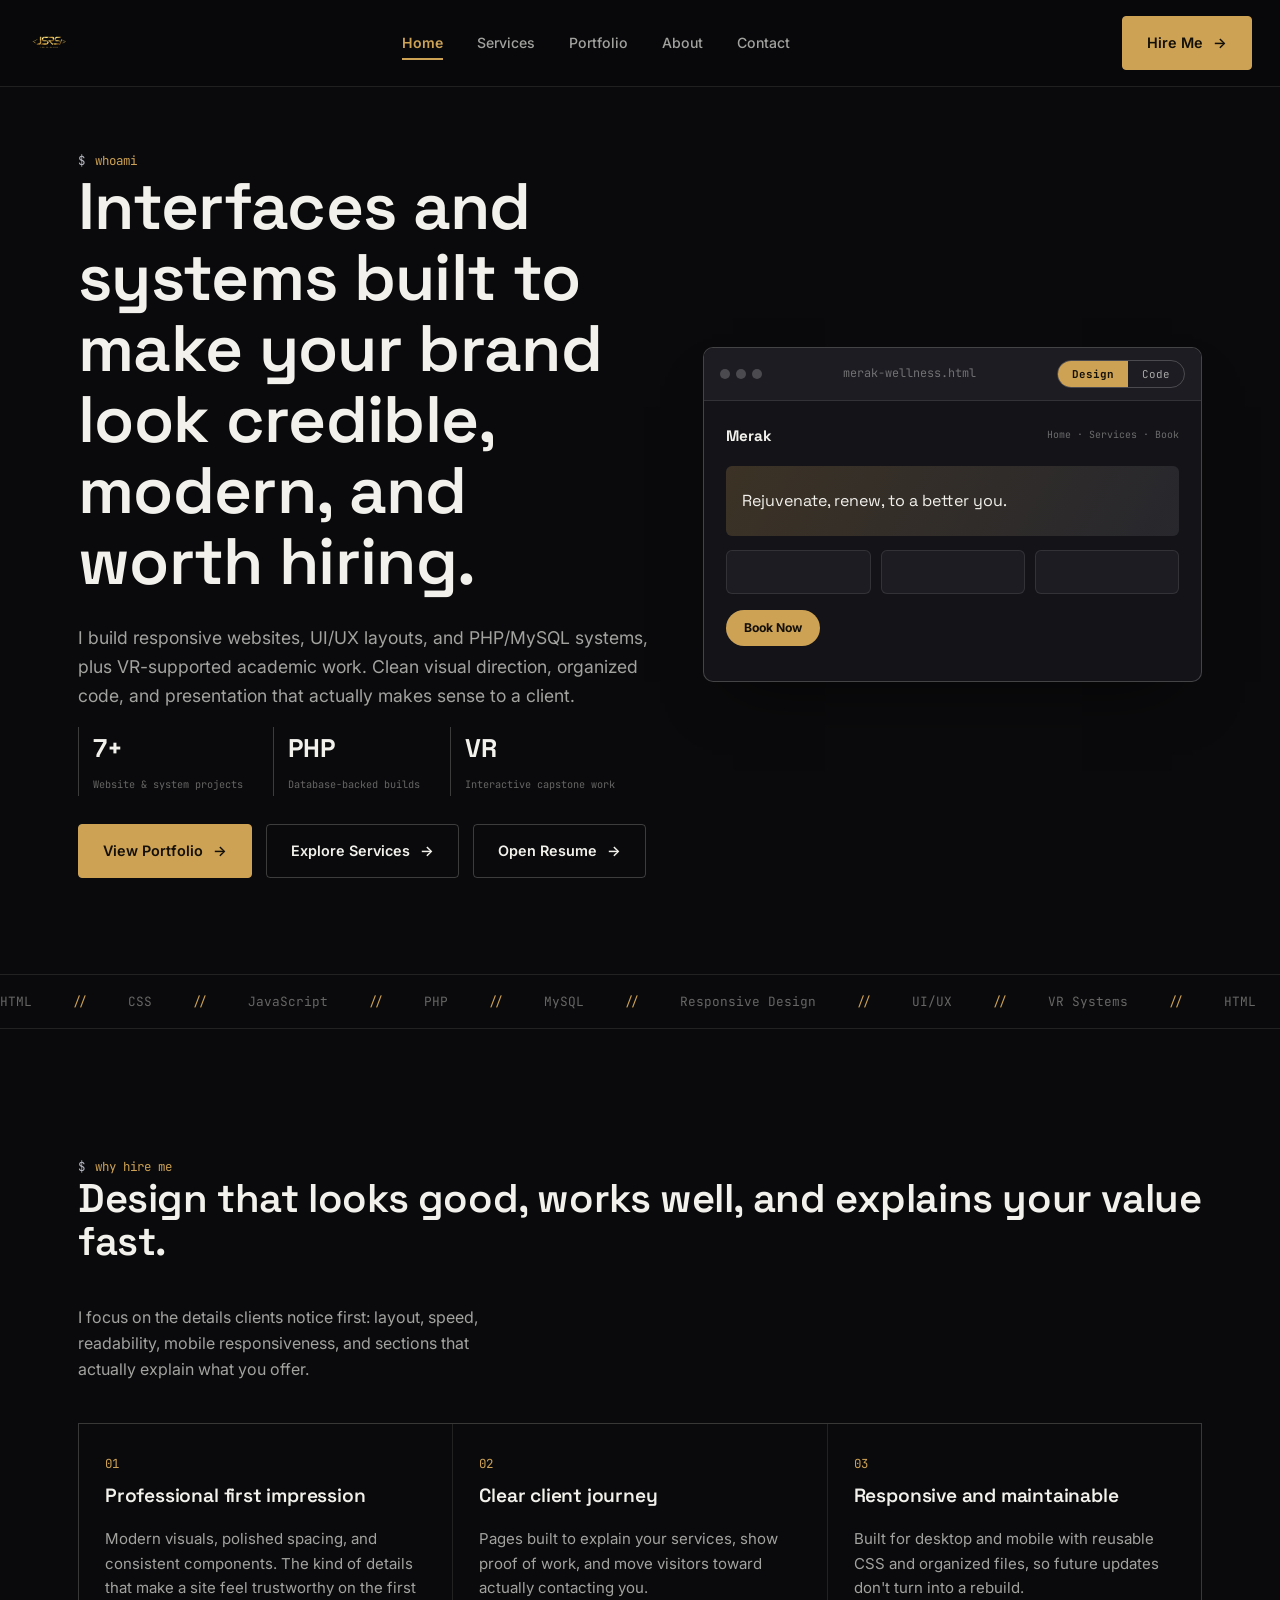
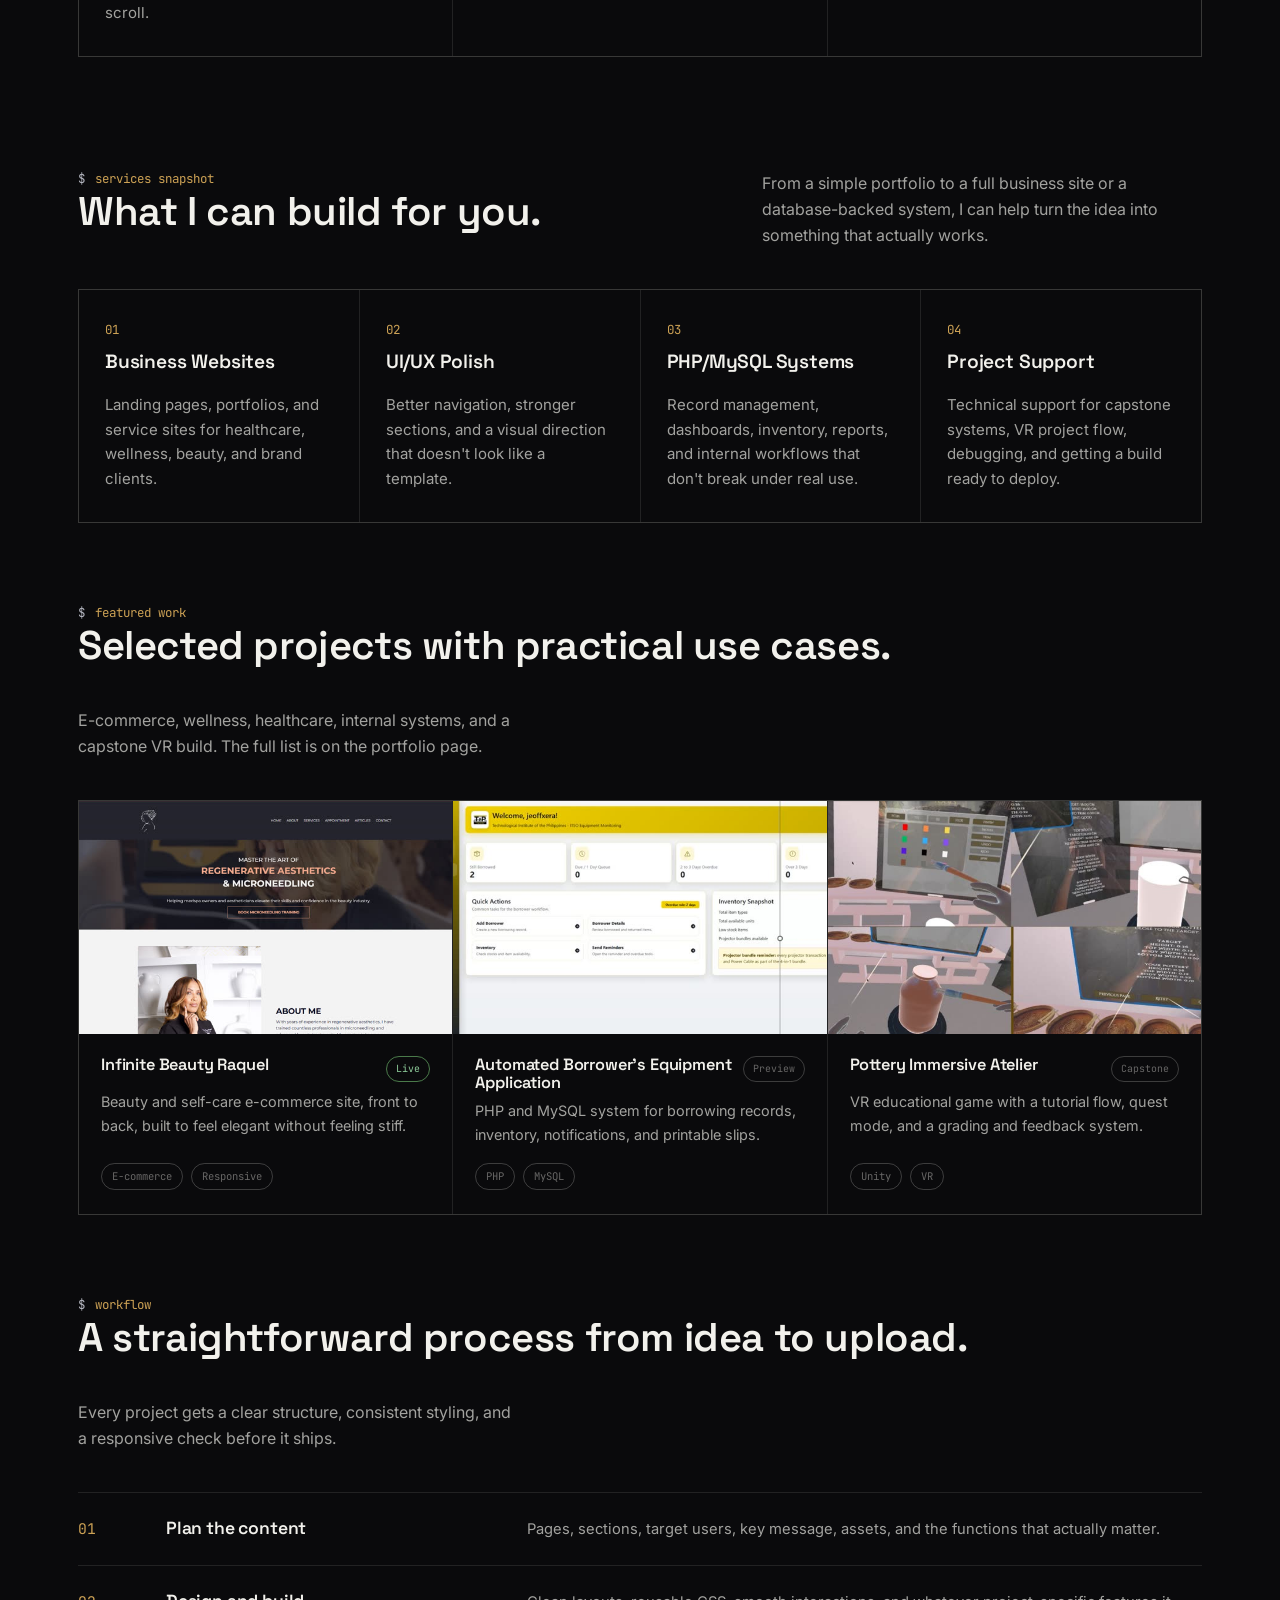
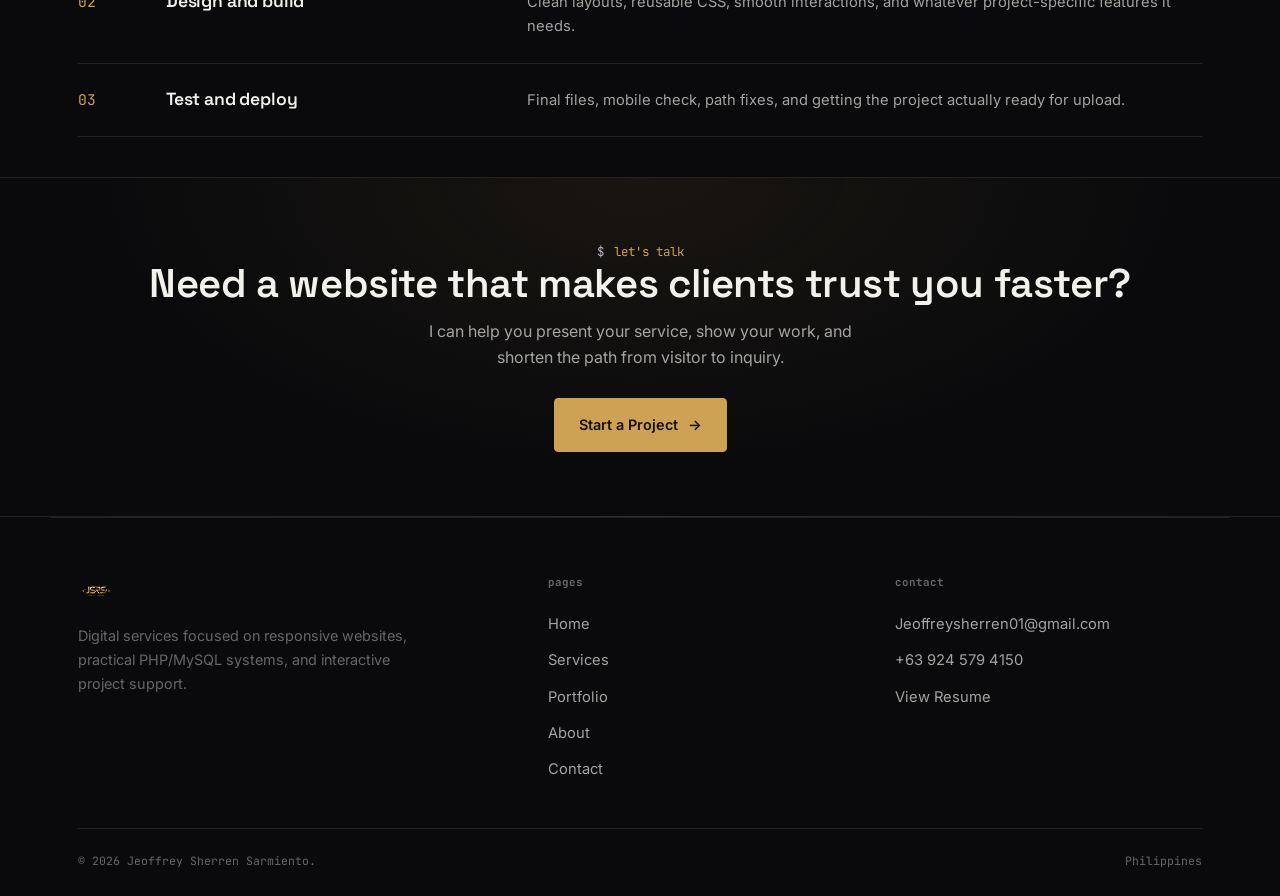
<file: index.html>
<!DOCTYPE html>
<html lang="en">
<head>
<meta charset="UTF-8">
<meta name="viewport" content="width=device-width, initial-scale=1.0">
<title>Jeoffrey Sherren Sarmiento | Web Developer</title>
<meta name="description" content="Web developer building responsive websites, UI/UX, PHP and MySQL systems, and VR-supported academic projects. Based in the Philippines.">
<link rel="icon" href="./assets/jsrs-logo.png" type="image/png">
<link rel="preconnect" href="https://fonts.googleapis.com">
<link href="https://fonts.googleapis.com/css2?family=Space+Grotesk:wght@500;600;700&family=Inter:wght@400;500;600;700&family=JetBrains+Mono:wght@400;500;600&display=swap" rel="stylesheet">
<link rel="stylesheet" href="./style.css?v=2">
</head>
<body>

<header class="nav-bar">
  <a class="brand" href="./index.html">
    <img class="brand-logo" src="./assets/jsrs-logo.png" alt="JSRS, Web Developer">
  </a>
  <button class="menu-toggle" aria-label="Open menu" aria-expanded="false">☰</button>
  <nav class="nav-links" aria-label="Main navigation">
    <a href="./index.html" aria-current="page">Home</a>
    <a href="./services.html">Services</a>
    <a href="./portfolio.html">Portfolio</a>
    <a href="./about.html">About</a>
    <a href="./contact.html">Contact</a>
  </nav>
  <div class="nav-actions">
    <a class="btn btn-primary" href="./contact.html">Hire Me</a>
  </div>
</header>

<main>

<section class="hero wrap">
  <div class="hero-grid">
    <div>
      <span class="eyebrow">whoami</span>
      <h1>Interfaces and systems built to make your brand look credible, modern, and worth hiring.</h1>
      <p class="lead">I build responsive websites, UI/UX layouts, and PHP/MySQL systems, plus VR-supported academic work. Clean visual direction, organized code, and presentation that actually makes sense to a client.</p>
      <div class="hero-stats">
        <div><b>7+</b><span>Website &amp; system projects</span></div>
        <div><b>PHP</b><span>Database-backed builds</span></div>
        <div><b>VR</b><span>Interactive capstone work</span></div>
      </div>
      <div class="hero-actions">
        <a class="btn btn-primary" href="./portfolio.html">View Portfolio</a>
        <a class="btn btn-ghost" href="./services.html">Explore Services</a>
        <a class="btn btn-ghost" href="./assets/JSarmiento_RESUME.pdf" target="_blank" rel="noopener">Open Resume</a>
      </div>
    </div>

    <div class="code-card reveal">
      <div class="code-card-head">
        <div class="code-dots"><span></span><span></span><span></span></div>
        <span class="fname">merak-wellness.html</span>
        <div class="view-toggle">
          <button data-view-btn="design" class="active">Design</button>
          <button data-view-btn="code">Code</button>
        </div>
      </div>
      <div class="code-card-body">
        <div class="view-pane mock-preview active" data-view-pane="design">
          <div class="mock-nav"><b>Merak</b><span>Home · Services · Book</span></div>
          <div class="mock-hero"><span>Rejuvenate, renew, to a better you.</span></div>
          <div class="mock-row">
            <div class="box"></div>
            <div class="box"></div>
            <div class="box"></div>
          </div>
          <span class="mock-btn">Book Now</span>
        </div>
        <div class="view-pane code-pane" data-view-pane="code">
<pre><span class="tag">&lt;section</span> <span class="attr">class</span>=<span class="str">"hero"</span><span class="tag">&gt;</span>
  <span class="tag">&lt;h1&gt;</span>Rejuvenate, renew,
  to a better you.<span class="tag">&lt;/h1&gt;</span>
  <span class="tag">&lt;div</span> <span class="attr">class</span>=<span class="str">"grid"</span><span class="tag">&gt;</span>
    <span class="tag">&lt;div</span> <span class="attr">class</span>=<span class="str">"card"</span><span class="tag">&gt;&lt;/div&gt;</span>
    <span class="tag">&lt;div</span> <span class="attr">class</span>=<span class="str">"card"</span><span class="tag">&gt;&lt;/div&gt;</span>
  <span class="tag">&lt;/div&gt;</span>
  <span class="tag">&lt;button&gt;</span>Book Now<span class="tag">&lt;/button&gt;</span>
<span class="tag">&lt;/section&gt;</span></pre>
        </div>
      </div>
    </div>
  </div>
</section>

<div class="marquee" aria-hidden="true">
  <div class="marquee-track">
    <span>HTML</span><span>CSS</span><span>JavaScript</span><span>PHP</span><span>MySQL</span><span>Responsive Design</span><span>UI/UX</span><span>VR Systems</span>
    <span>HTML</span><span>CSS</span><span>JavaScript</span><span>PHP</span><span>MySQL</span><span>Responsive Design</span><span>UI/UX</span><span>VR Systems</span>
  </div>
</div>

<section class="section wrap">
  <div class="section-head">
    <div><span class="eyebrow">why hire me</span><h2>Design that looks good, works well, and explains your value fast.</h2></div>
    <p>I focus on the details clients notice first: layout, speed, readability, mobile responsiveness, and sections that actually explain what you offer.</p>
  </div>
  <div class="card-grid">
    <article class="card reveal">
      <span class="num">01</span>
      <h3>Professional first impression</h3>
      <p>Modern visuals, polished spacing, and consistent components. The kind of details that make a site feel trustworthy on the first scroll.</p>
    </article>
    <article class="card reveal">
      <span class="num">02</span>
      <h3>Clear client journey</h3>
      <p>Pages built to explain your services, show proof of work, and move visitors toward actually contacting you.</p>
    </article>
    <article class="card reveal">
      <span class="num">03</span>
      <h3>Responsive and maintainable</h3>
      <p>Built for desktop and mobile with reusable CSS and organized files, so future updates don't turn into a rebuild.</p>
    </article>
  </div>
</section>

<section class="section wrap section-tight">
  <div class="section-head">
    <div><span class="eyebrow">services snapshot</span><h2>What I can build for you.</h2></div>
    <p>From a simple portfolio to a full business site or a database-backed system, I can help turn the idea into something that actually works.</p>
  </div>
  <div class="card-grid cols-4">
    <a class="card reveal" href="./services.html">
      <span class="num">01</span>
      <h3>Business Websites</h3>
      <p>Landing pages, portfolios, and service sites for healthcare, wellness, beauty, and brand clients.</p>
    </a>
    <a class="card reveal" href="./services.html">
      <span class="num">02</span>
      <h3>UI/UX Polish</h3>
      <p>Better navigation, stronger sections, and a visual direction that doesn't look like a template.</p>
    </a>
    <a class="card reveal" href="./services.html">
      <span class="num">03</span>
      <h3>PHP/MySQL Systems</h3>
      <p>Record management, dashboards, inventory, reports, and internal workflows that don't break under real use.</p>
    </a>
    <a class="card reveal" href="./services.html">
      <span class="num">04</span>
      <h3>Project Support</h3>
      <p>Technical support for capstone systems, VR project flow, debugging, and getting a build ready to deploy.</p>
    </a>
  </div>
</section>

<section class="section wrap section-tight">
  <div class="section-head">
    <div><span class="eyebrow">featured work</span><h2>Selected projects with practical use cases.</h2></div>
    <p>E-commerce, wellness, healthcare, internal systems, and a capstone VR build. The full list is on the portfolio page.</p>
  </div>
  <div class="portfolio-grid">
    <a class="portfolio-card clickable reveal" href="https://infinitebeautyraquel.com/" target="_blank" rel="noopener">
      <div class="portfolio-img"><img src="./assets/ib.jpg" alt="Infinite Beauty Raquel website screenshot" loading="lazy"></div>
      <div class="portfolio-body">
        <div class="portfolio-top"><h3>Infinite Beauty Raquel</h3><span class="status live">Live</span></div>
        <p>Beauty and self-care e-commerce site, front to back, built to feel elegant without feeling stiff.</p>
        <div class="tag-row"><span class="tag">E-commerce</span><span class="tag">Responsive</span></div>
      </div>
    </a>
    <article class="portfolio-card reveal">
      <div class="portfolio-img"><img src="./assets/borrower-system.jpg" alt="Borrower system screenshot" loading="lazy"></div>
      <div class="portfolio-body">
        <div class="portfolio-top"><h3>Automated Borrower's Equipment Application</h3><span class="status">Preview</span></div>
        <p>PHP and MySQL system for borrowing records, inventory, notifications, and printable slips.</p>
        <div class="tag-row"><span class="tag">PHP</span><span class="tag">MySQL</span></div>
      </div>
    </article>
    <article class="portfolio-card reveal">
      <div class="portfolio-img"><img src="./assets/pia-capstone.jpg" alt="Pottery Immersive Atelier VR project screenshot" loading="lazy"></div>
      <div class="portfolio-body">
        <div class="portfolio-top"><h3>Pottery Immersive Atelier</h3><span class="status">Capstone</span></div>
        <p>VR educational game with a tutorial flow, quest mode, and a grading and feedback system.</p>
        <div class="tag-row"><span class="tag">Unity</span><span class="tag">VR</span></div>
      </div>
    </article>
  </div>
</section>

<section class="section wrap section-tight">
  <div class="section-head">
    <div><span class="eyebrow">workflow</span><h2>A straightforward process from idea to upload.</h2></div>
    <p>Every project gets a clear structure, consistent styling, and a responsive check before it ships.</p>
  </div>
  <div class="process">
    <div class="process-row reveal"><span class="step">01</span><h4>Plan the content</h4><p>Pages, sections, target users, key message, assets, and the functions that actually matter.</p></div>
    <div class="process-row reveal"><span class="step">02</span><h4>Design and build</h4><p>Clean layouts, reusable CSS, smooth interactions, and whatever project-specific features it needs.</p></div>
    <div class="process-row reveal"><span class="step">03</span><h4>Test and deploy</h4><p>Final files, mobile check, path fixes, and getting the project actually ready for upload.</p></div>
  </div>
</section>

<section class="cta-band">
  <div class="wrap">
    <span class="eyebrow" style="justify-content:center;">let's talk</span>
    <h2>Need a website that makes clients trust you faster?</h2>
    <p>I can help you present your service, show your work, and shorten the path from visitor to inquiry.</p>
    <div class="cta-actions">
      <a class="btn btn-primary" href="./contact.html">Start a Project</a>
    </div>
  </div>
</section>

</main>

<footer class="footer wrap">
  <div class="footer-top">
    <div>
      <a class="footer-brand" href="./index.html"><img class="brand-logo" src="./assets/jsrs-logo.png" alt="JSRS, Web Developer"></a>
      <p>Digital services focused on responsive websites, practical PHP/MySQL systems, and interactive project support.</p>
    </div>
    <div class="footer-links">
      <h5>pages</h5>
      <a href="./index.html">Home</a>
      <a href="./services.html">Services</a>
      <a href="./portfolio.html">Portfolio</a>
      <a href="./about.html">About</a>
      <a href="./contact.html">Contact</a>
    </div>
    <div class="footer-links">
      <h5>contact</h5>
      <a href="mailto:Jeoffreysherren01@gmail.com">Jeoffreysherren01@gmail.com</a>
      <a href="tel:+639245794150">+63 924 579 4150</a>
      <a href="./assets/JSarmiento_RESUME.pdf" target="_blank" rel="noopener">View Resume</a>
    </div>
  </div>
  <div class="footer-bottom">
    <span>&copy; 2026 Jeoffrey Sherren Sarmiento.</span>
    <span>Philippines</span>
  </div>
</footer>

<script src="./script.js?v=2"></script>
</body>
</html>
</file>
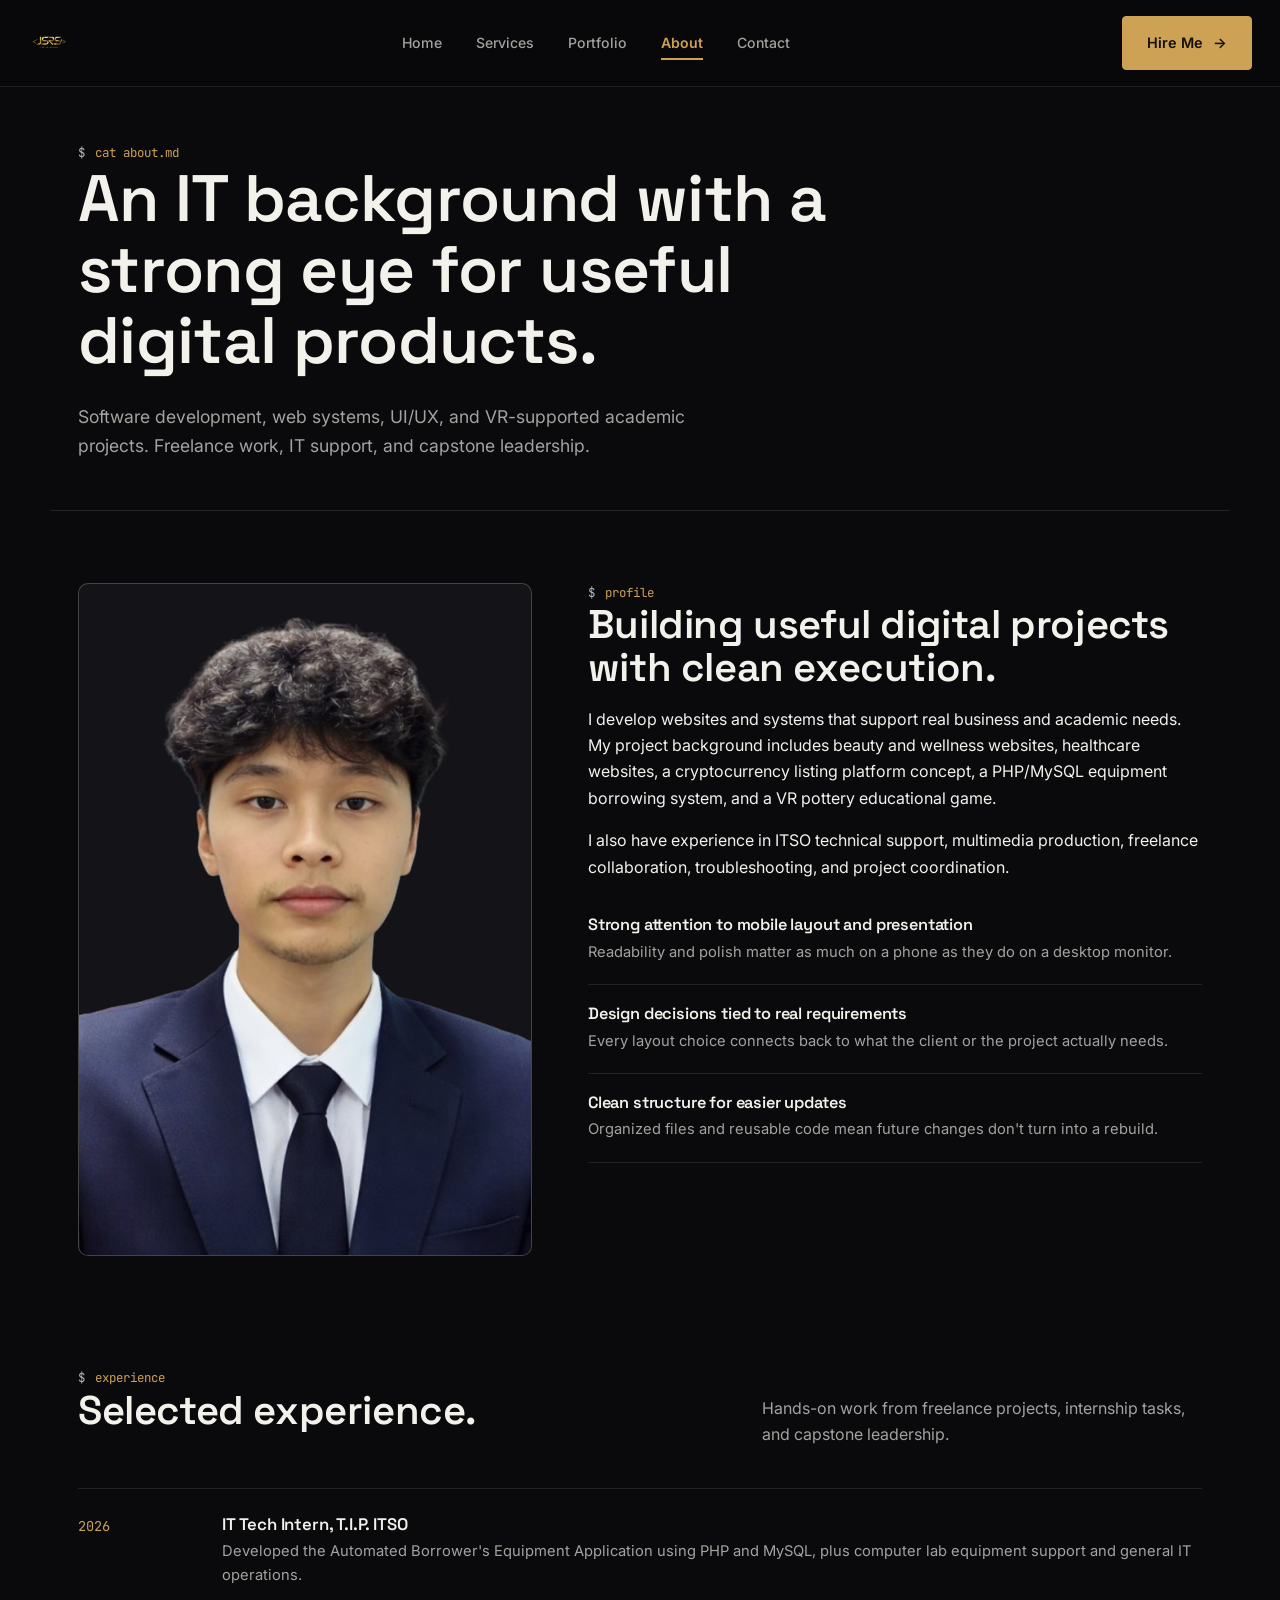
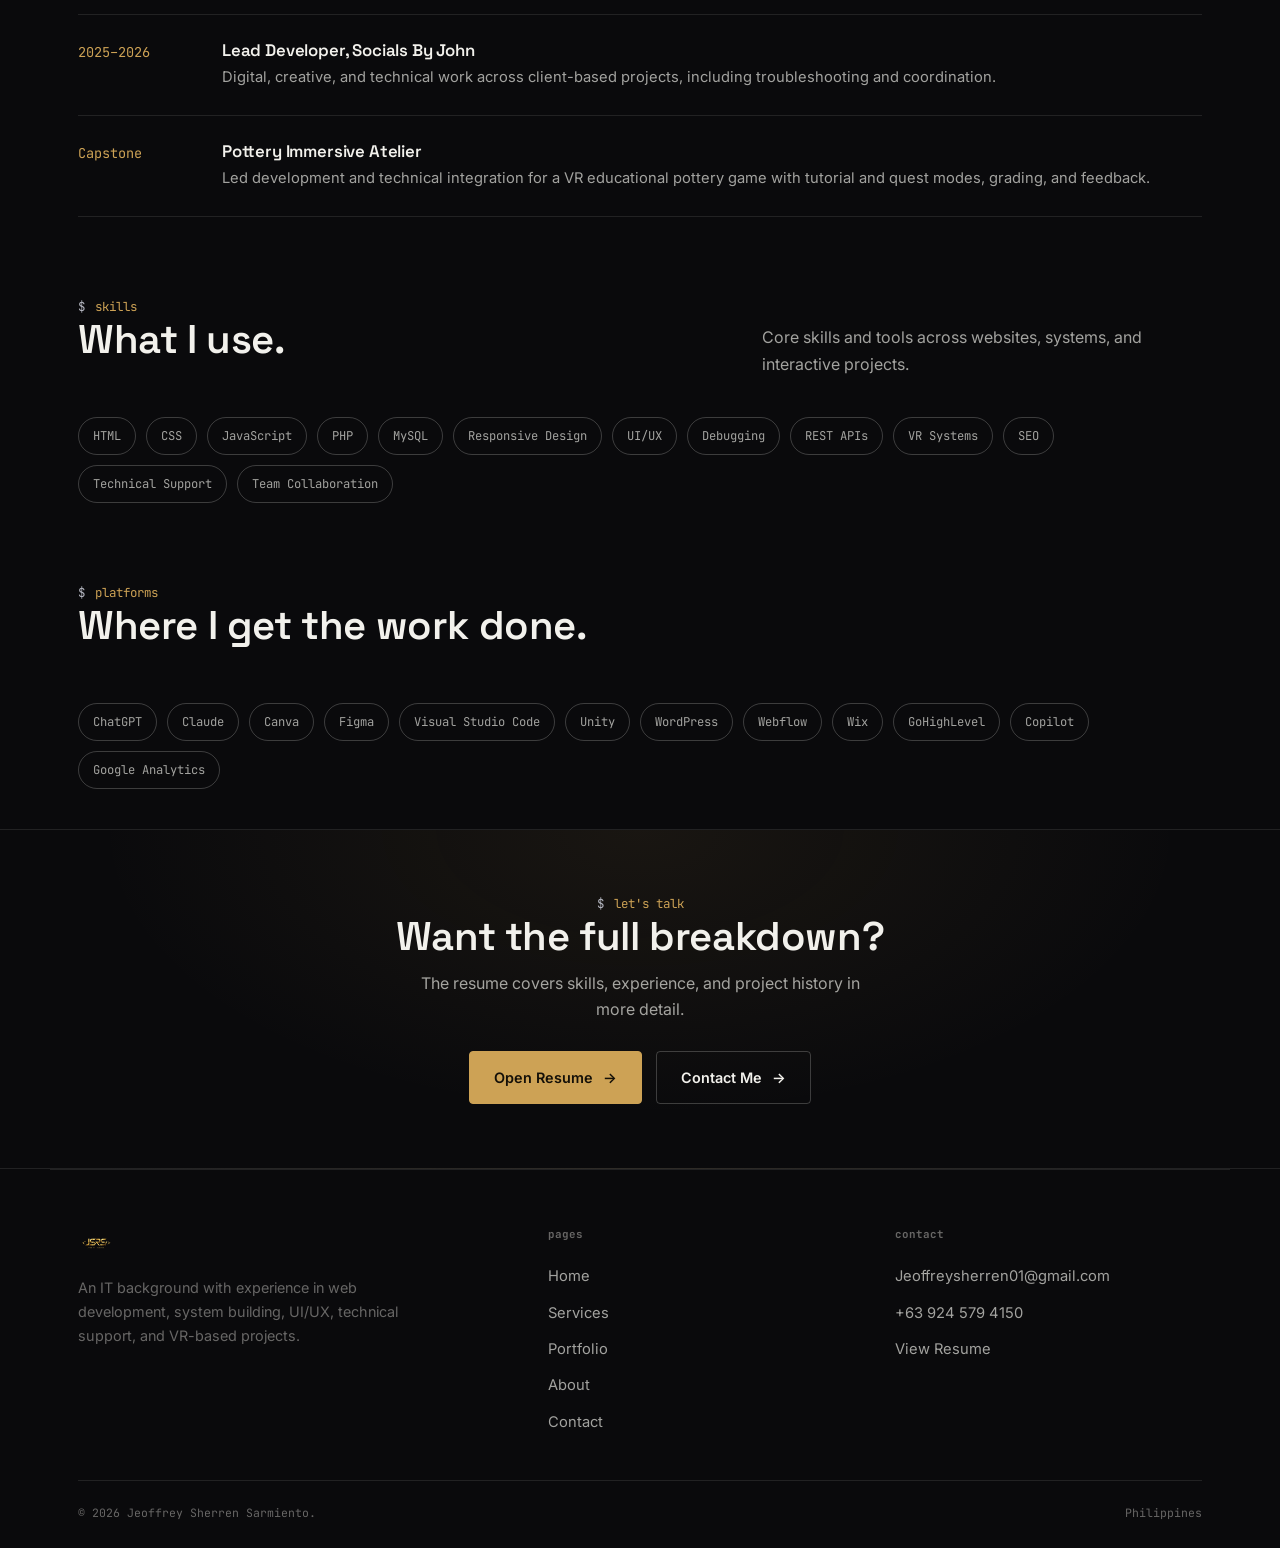
<file: about.html>
<!DOCTYPE html>
<html lang="en">
<head>
<meta charset="UTF-8">
<meta name="viewport" content="width=device-width, initial-scale=1.0">
<title>About | Jeoffrey Sherren Sarmiento</title>
<meta name="description" content="About Jeoffrey Sherren Sarmiento, web developer and Information Technology graduate based in the Philippines.">
<link rel="icon" href="./assets/jsrs-logo.png" type="image/png">
<link rel="preconnect" href="https://fonts.googleapis.com">
<link href="https://fonts.googleapis.com/css2?family=Space+Grotesk:wght@500;600;700&family=Inter:wght@400;500;600;700&family=JetBrains+Mono:wght@400;500;600&display=swap" rel="stylesheet">
<link rel="stylesheet" href="./style.css?v=2">
</head>
<body>

<header class="nav-bar">
  <a class="brand" href="./index.html">
    <img class="brand-logo" src="./assets/jsrs-logo.png" alt="JSRS, Web Developer">
  </a>
  <button class="menu-toggle" aria-label="Open menu" aria-expanded="false">☰</button>
  <nav class="nav-links" aria-label="Main navigation">
    <a href="./index.html">Home</a>
    <a href="./services.html">Services</a>
    <a href="./portfolio.html">Portfolio</a>
    <a href="./about.html" aria-current="page">About</a>
    <a href="./contact.html">Contact</a>
  </nav>
  <div class="nav-actions">
    <a class="btn btn-primary" href="./contact.html">Hire Me</a>
  </div>
</header>

<main>

<section class="page-hero wrap">
  <span class="eyebrow">cat about.md</span>
  <h1>An IT background with a strong eye for useful digital products.</h1>
  <p class="lead">Software development, web systems, UI/UX, and VR-supported academic projects. Freelance work, IT support, and capstone leadership.</p>
</section>

<section class="section wrap">
  <div class="split">
    <div class="portrait-frame reveal">
      <img src="./assets/jeoffrey.png" alt="Jeoffrey Sherren Sarmiento">
    </div>
    <div>
      <span class="eyebrow">profile</span>
      <h2>Building useful digital projects with clean execution.</h2>
      <p>I develop websites and systems that support real business and academic needs. My project background includes beauty and wellness websites, healthcare websites, a cryptocurrency listing platform concept, a PHP/MySQL equipment borrowing system, and a VR pottery educational game.</p>
      <p>I also have experience in ITSO technical support, multimedia production, freelance collaboration, troubleshooting, and project coordination.</p>
      <div class="principle">
        <h4>Strong attention to mobile layout and presentation</h4>
        <p>Readability and polish matter as much on a phone as they do on a desktop monitor.</p>
      </div>
      <div class="principle">
        <h4>Design decisions tied to real requirements</h4>
        <p>Every layout choice connects back to what the client or the project actually needs.</p>
      </div>
      <div class="principle">
        <h4>Clean structure for easier updates</h4>
        <p>Organized files and reusable code mean future changes don't turn into a rebuild.</p>
      </div>
    </div>
  </div>
</section>

<section class="section wrap section-tight">
  <div class="section-head">
    <div><span class="eyebrow">experience</span><h2>Selected experience.</h2></div>
    <p>Hands-on work from freelance projects, internship tasks, and capstone leadership.</p>
  </div>
  <div class="timeline">
    <div class="timeline-item reveal">
      <time>2026</time>
      <div><h3>IT Tech Intern, T.I.P. ITSO</h3><p>Developed the Automated Borrower's Equipment Application using PHP and MySQL, plus computer lab equipment support and general IT operations.</p></div>
    </div>
    <div class="timeline-item reveal">
      <time>2025–2026</time>
      <div><h3>Lead Developer, Socials By John</h3><p>Digital, creative, and technical work across client-based projects, including troubleshooting and coordination.</p></div>
    </div>
    <div class="timeline-item reveal">
      <time>Capstone</time>
      <div><h3>Pottery Immersive Atelier</h3><p>Led development and technical integration for a VR educational pottery game with tutorial and quest modes, grading, and feedback.</p></div>
    </div>
  </div>
</section>

<section class="section wrap section-tight">
  <div class="section-head">
    <div><span class="eyebrow">skills</span><h2>What I use.</h2></div>
    <p>Core skills and tools across websites, systems, and interactive projects.</p>
  </div>
  <div class="chip-row reveal">
    <span class="chip">HTML</span><span class="chip">CSS</span><span class="chip">JavaScript</span><span class="chip">PHP</span><span class="chip">MySQL</span>
    <span class="chip">Responsive Design</span><span class="chip">UI/UX</span><span class="chip">Debugging</span><span class="chip">REST APIs</span>
    <span class="chip">VR Systems</span><span class="chip">SEO</span><span class="chip">Technical Support</span><span class="chip">Team Collaboration</span>
  </div>
</section>

<section class="section wrap section-tight">
  <div class="section-head">
    <div><span class="eyebrow">platforms</span><h2>Where I get the work done.</h2></div>
  </div>
  <div class="chip-row reveal">
    <span class="chip">ChatGPT</span><span class="chip">Claude</span><span class="chip">Canva</span><span class="chip">Figma</span>
    <span class="chip">Visual Studio Code</span><span class="chip">Unity</span><span class="chip">WordPress</span><span class="chip">Webflow</span><span class="chip">Wix</span>
    <span class="chip">GoHighLevel</span><span class="chip">Copilot</span><span class="chip">Google Analytics</span>
  </div>
</section>

<section class="cta-band">
  <div class="wrap">
    <span class="eyebrow" style="justify-content:center;">let's talk</span>
    <h2>Want the full breakdown?</h2>
    <p>The resume covers skills, experience, and project history in more detail.</p>
    <div class="cta-actions">
      <a class="btn btn-primary" href="./assets/JSarmiento_RESUME.pdf" target="_blank" rel="noopener">Open Resume</a>
      <a class="btn btn-ghost" href="./contact.html">Contact Me</a>
    </div>
  </div>
</section>

</main>

<footer class="footer wrap">
  <div class="footer-top">
    <div>
      <a class="footer-brand" href="./index.html"><img class="brand-logo" src="./assets/jsrs-logo.png" alt="JSRS, Web Developer"></a>
      <p>An IT background with experience in web development, system building, UI/UX, technical support, and VR-based projects.</p>
    </div>
    <div class="footer-links">
      <h5>pages</h5>
      <a href="./index.html">Home</a>
      <a href="./services.html">Services</a>
      <a href="./portfolio.html">Portfolio</a>
      <a href="./about.html">About</a>
      <a href="./contact.html">Contact</a>
    </div>
    <div class="footer-links">
      <h5>contact</h5>
      <a href="mailto:Jeoffreysherren01@gmail.com">Jeoffreysherren01@gmail.com</a>
      <a href="tel:+639245794150">+63 924 579 4150</a>
      <a href="./assets/JSarmiento_RESUME.pdf" target="_blank" rel="noopener">View Resume</a>
    </div>
  </div>
  <div class="footer-bottom">
    <span>&copy; 2026 Jeoffrey Sherren Sarmiento.</span>
    <span>Philippines</span>
  </div>
</footer>

<script src="./script.js?v=2"></script>
</body>
</html>
</file>
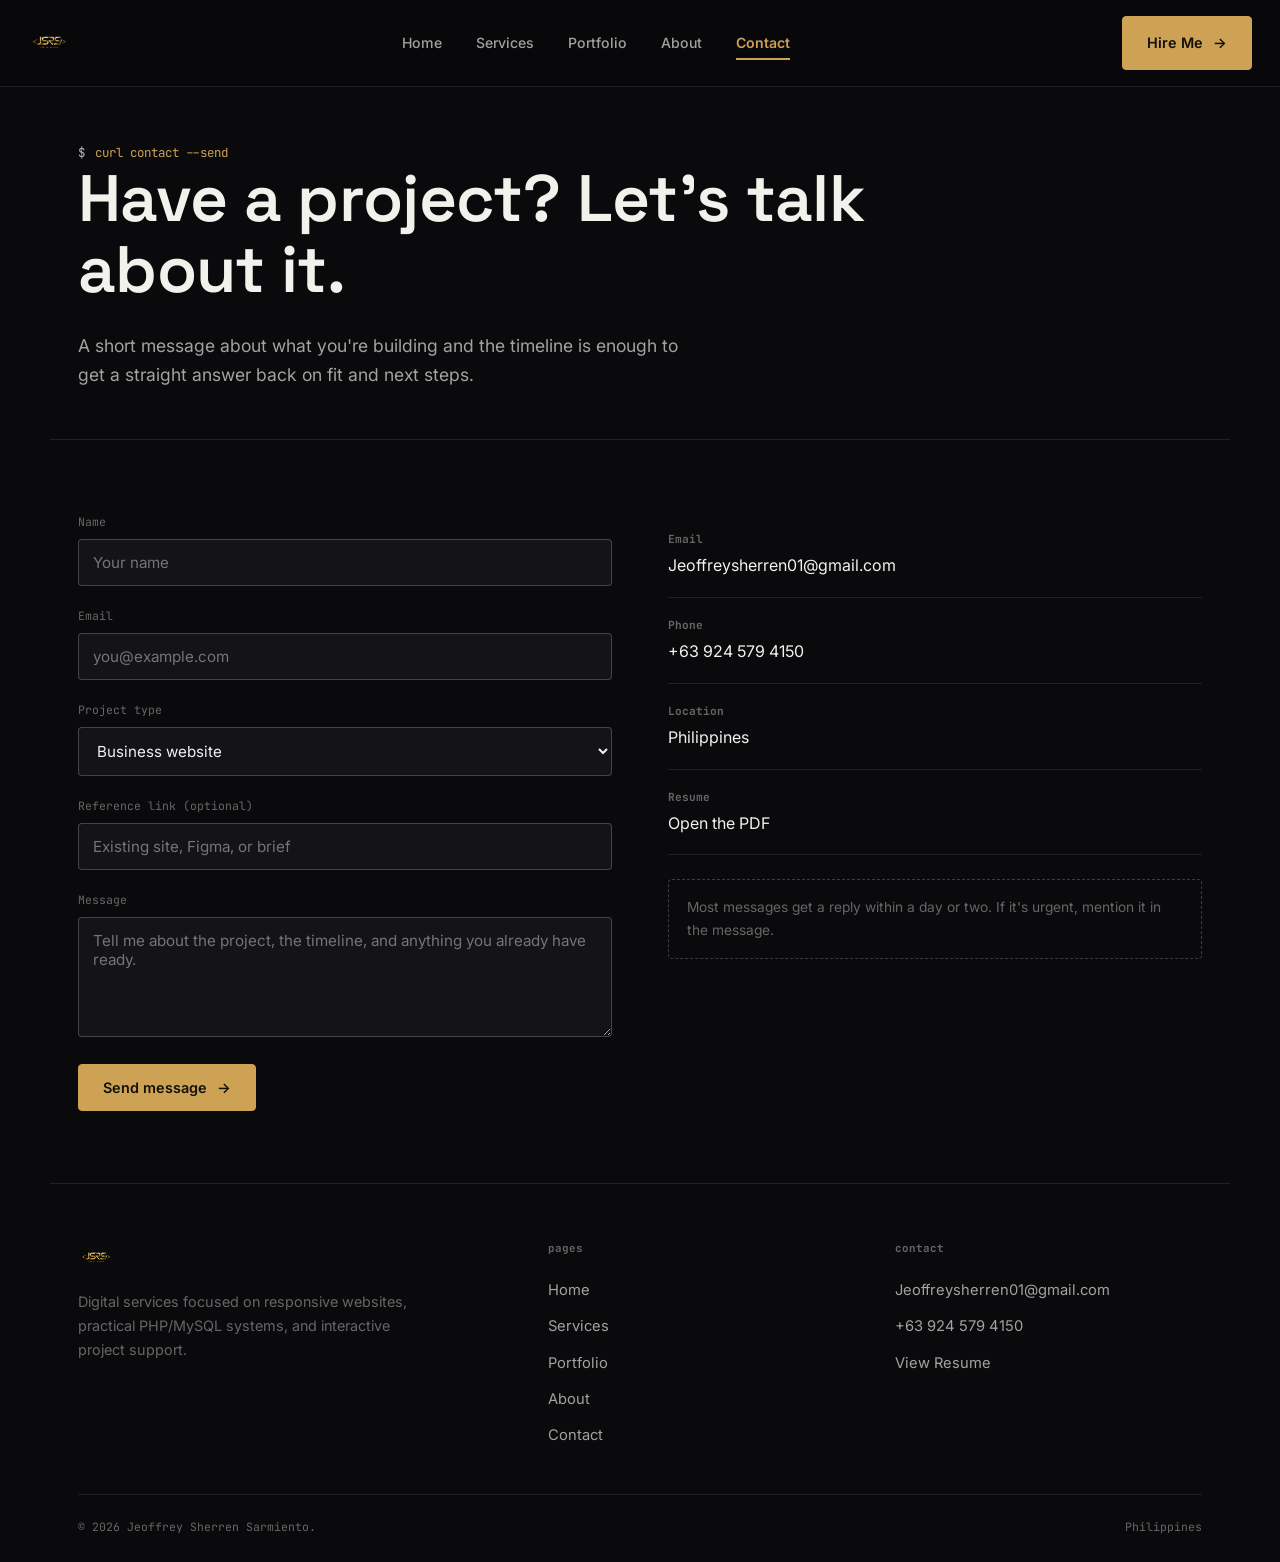
<file: contact.html>
<!DOCTYPE html>
<html lang="en">
<head>
<meta charset="UTF-8">
<meta name="viewport" content="width=device-width, initial-scale=1.0">
<title>Contact | Jeoffrey Sherren Sarmiento</title>
<meta name="description" content="Get in touch about a website, system, or project build.">
<link rel="icon" href="./assets/jsrs-logo.png" type="image/png">
<link rel="preconnect" href="https://fonts.googleapis.com">
<link href="https://fonts.googleapis.com/css2?family=Space+Grotesk:wght@500;600;700&family=Inter:wght@400;500;600;700&family=JetBrains+Mono:wght@400;500;600&display=swap" rel="stylesheet">
<link rel="stylesheet" href="./style.css?v=2">
</head>
<body>

<header class="nav-bar">
  <a class="brand" href="./index.html">
    <img class="brand-logo" src="./assets/jsrs-logo.png" alt="JSRS, Web Developer">
  </a>
  <button class="menu-toggle" aria-label="Open menu" aria-expanded="false">☰</button>
  <nav class="nav-links" aria-label="Main navigation">
    <a href="./index.html">Home</a>
    <a href="./services.html">Services</a>
    <a href="./portfolio.html">Portfolio</a>
    <a href="./about.html">About</a>
    <a href="./contact.html" aria-current="page">Contact</a>
  </nav>
  <div class="nav-actions">
    <a class="btn btn-primary" href="./contact.html">Hire Me</a>
  </div>
</header>

<main>

<section class="page-hero wrap">
  <span class="eyebrow">curl contact --send</span>
  <h1>Have a project? Let's talk about it.</h1>
  <p class="lead">A short message about what you're building and the timeline is enough to get a straight answer back on fit and next steps.</p>
</section>

<section class="section wrap">
  <div class="contact-grid">

    <form class="contact-form reveal" action="mailto:Jeoffreysherren01@gmail.com" method="post" enctype="text/plain">
      <div class="form-field">
        <label for="name">Name</label>
        <input type="text" id="name" name="name" required placeholder="Your name">
      </div>
      <div class="form-field">
        <label for="email">Email</label>
        <input type="email" id="email" name="email" required placeholder="you@example.com">
      </div>
      <div class="form-field">
        <label for="project">Project type</label>
        <select id="project" name="project">
          <option>Business website</option>
          <option>UI/UX redesign</option>
          <option>PHP/MySQL system</option>
          <option>VR or interactive project</option>
          <option>Something else</option>
        </select>
      </div>
      <div class="form-field">
        <label for="reference">Reference link (optional)</label>
        <input type="url" id="reference" name="reference" placeholder="Existing site, Figma, or brief">
      </div>
      <div class="form-field">
        <label for="message">Message</label>
        <textarea id="message" name="message" required placeholder="Tell me about the project, the timeline, and anything you already have ready."></textarea>
      </div>
      <button type="submit" class="btn btn-primary">Send message</button>
    </form>

    <div class="contact-info">
      <div class="info-row">
        <div><b>Email</b><a href="mailto:Jeoffreysherren01@gmail.com">Jeoffreysherren01@gmail.com</a></div>
      </div>
      <div class="info-row">
        <div><b>Phone</b><a href="tel:+639245794150">+63 924 579 4150</a></div>
      </div>
      <div class="info-row">
        <div><b>Location</b><span>Philippines</span></div>
      </div>
      <div class="info-row">
        <div><b>Resume</b><a href="./assets/JSarmiento_RESUME.pdf" target="_blank" rel="noopener">Open the PDF</a></div>
      </div>
      <div class="note-box">
        Most messages get a reply within a day or two. If it's urgent, mention it in the message.
      </div>
    </div>

  </div>
</section>

</main>

<footer class="footer wrap">
  <div class="footer-top">
    <div>
      <a class="footer-brand" href="./index.html"><img class="brand-logo" src="./assets/jsrs-logo.png" alt="JSRS, Web Developer"></a>
      <p>Digital services focused on responsive websites, practical PHP/MySQL systems, and interactive project support.</p>
    </div>
    <div class="footer-links">
      <h5>pages</h5>
      <a href="./index.html">Home</a>
      <a href="./services.html">Services</a>
      <a href="./portfolio.html">Portfolio</a>
      <a href="./about.html">About</a>
      <a href="./contact.html">Contact</a>
    </div>
    <div class="footer-links">
      <h5>contact</h5>
      <a href="mailto:Jeoffreysherren01@gmail.com">Jeoffreysherren01@gmail.com</a>
      <a href="tel:+639245794150">+63 924 579 4150</a>
      <a href="./assets/JSarmiento_RESUME.pdf" target="_blank" rel="noopener">View Resume</a>
    </div>
  </div>
  <div class="footer-bottom">
    <span>&copy; 2026 Jeoffrey Sherren Sarmiento.</span>
    <span>Philippines</span>
  </div>
</footer>

<script src="./script.js?v=2"></script>
</body>
</html>
</file>
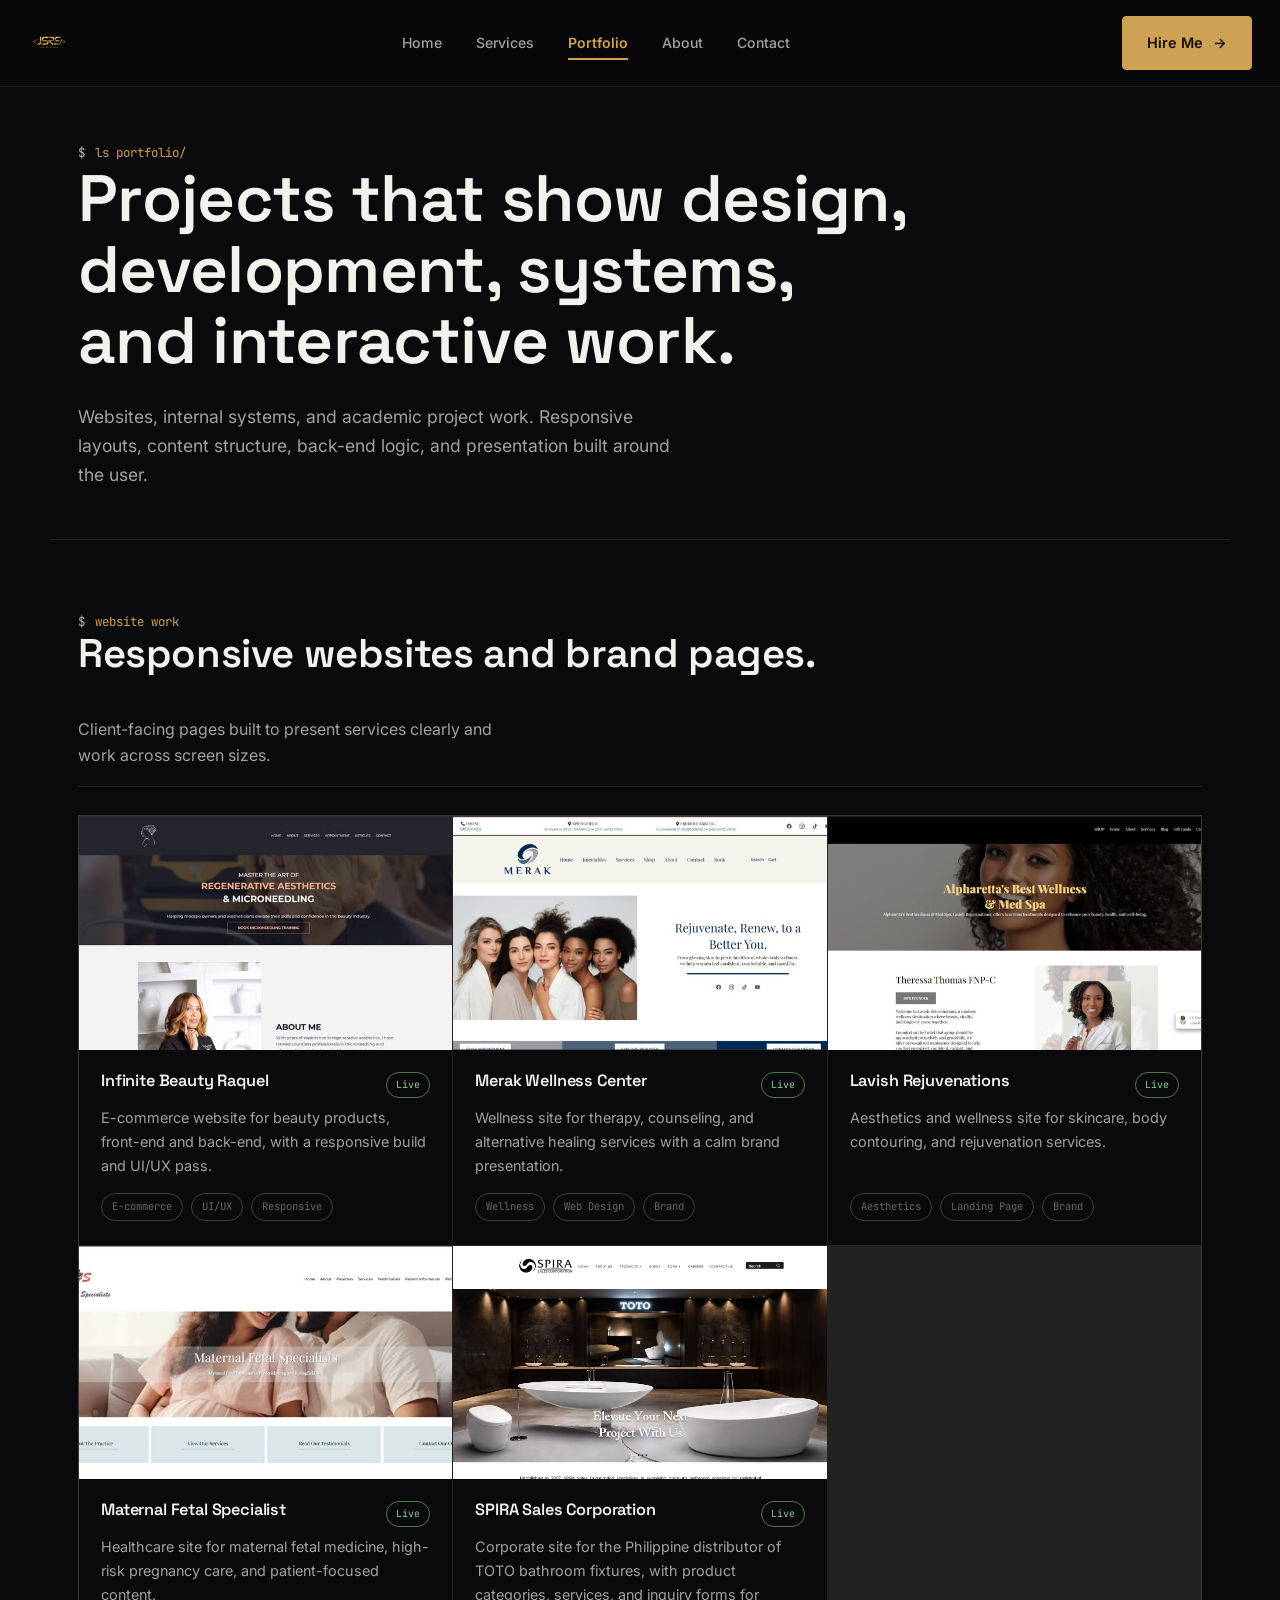
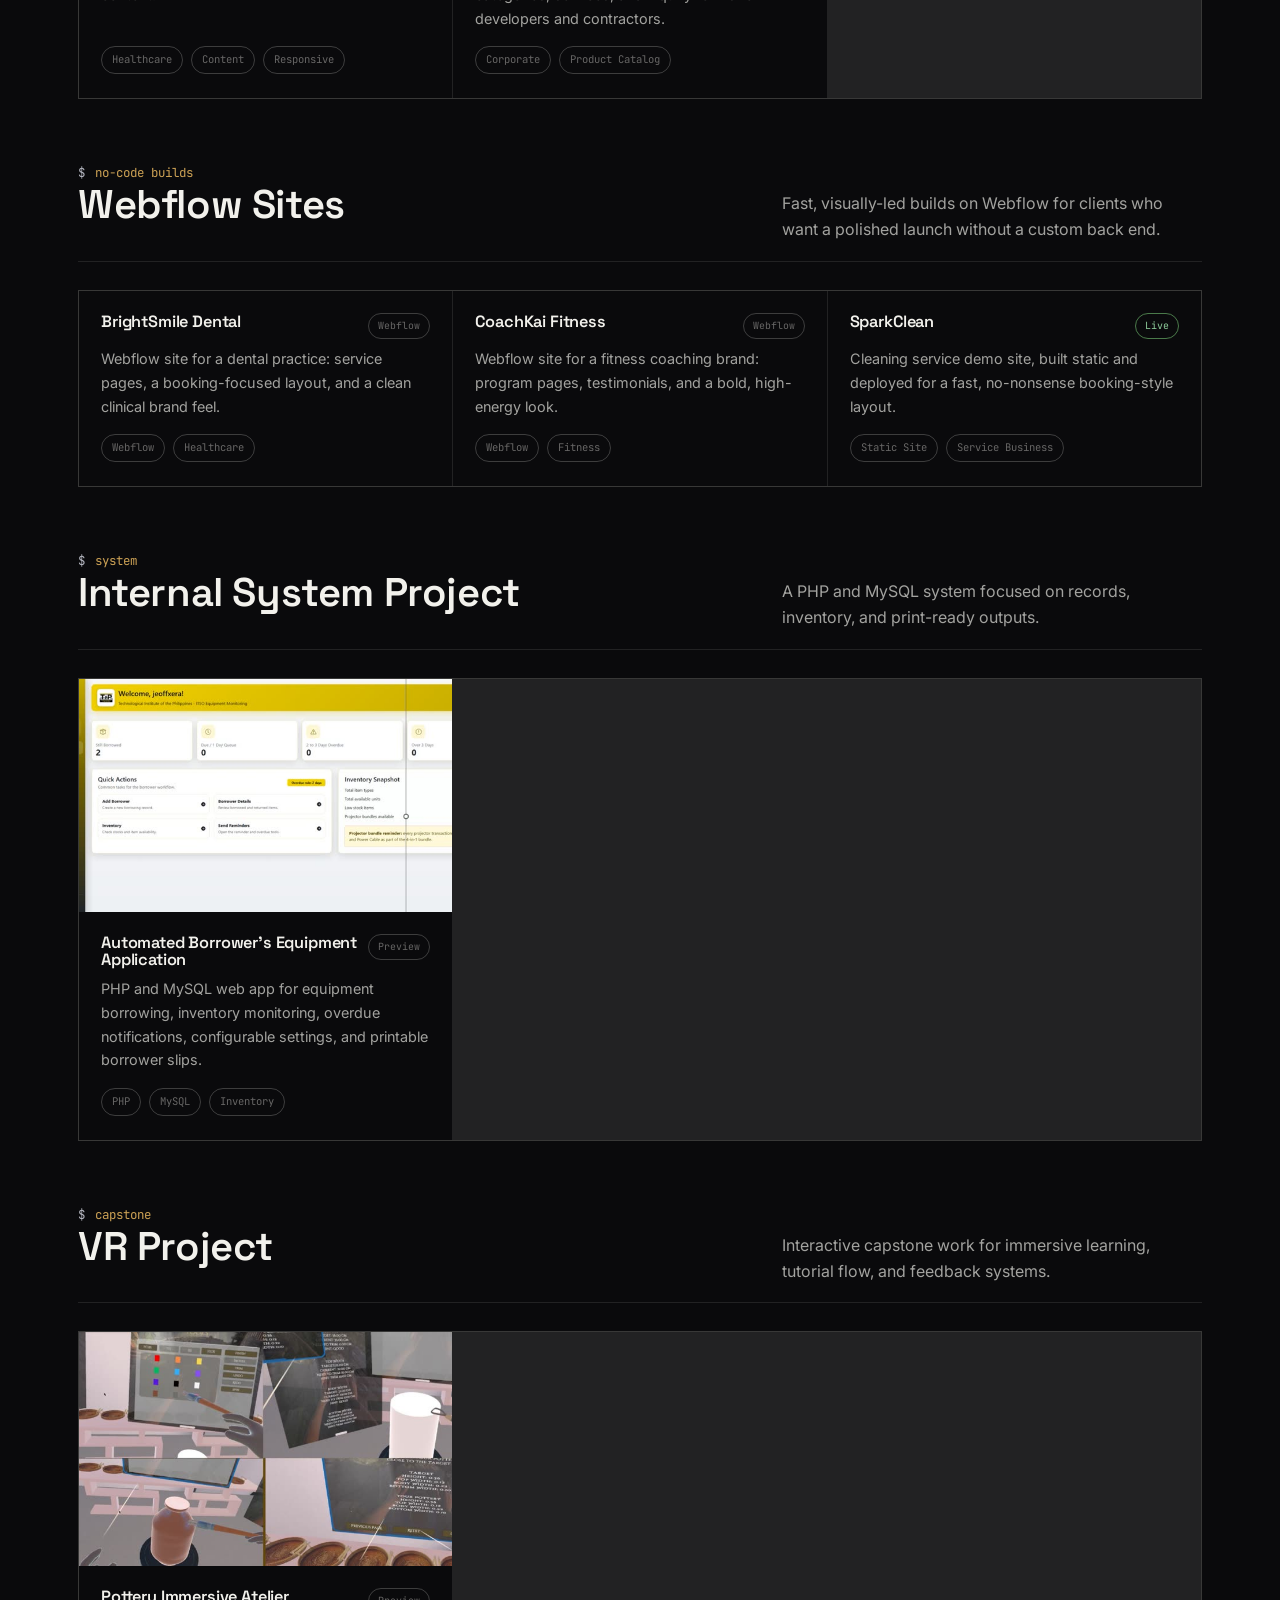
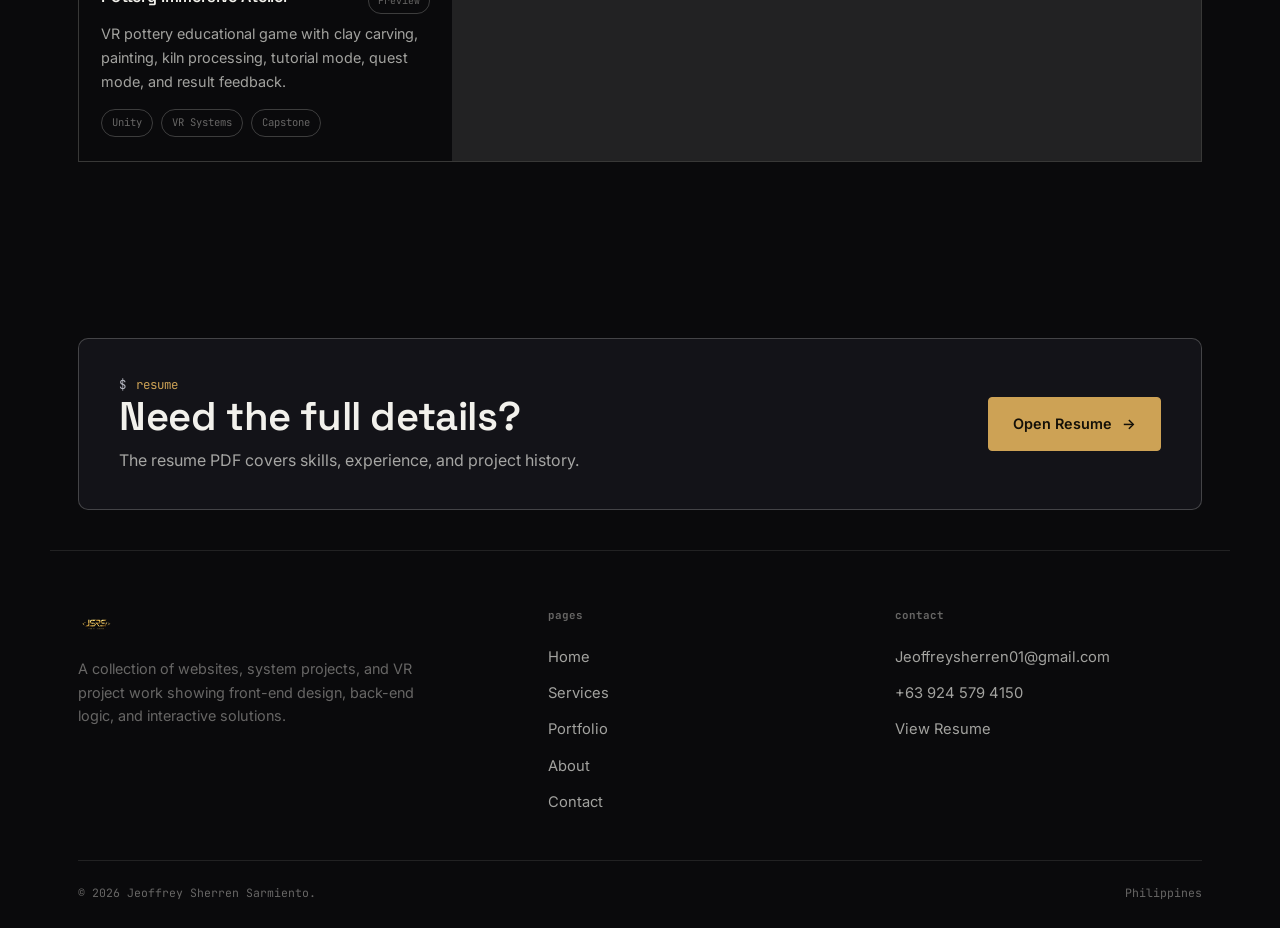
<file: portfolio.html>
<!DOCTYPE html>
<html lang="en">
<head>
<meta charset="UTF-8">
<meta name="viewport" content="width=device-width, initial-scale=1.0">
<title>Portfolio | Jeoffrey Sherren Sarmiento</title>
<meta name="description" content="Website, system, and VR project portfolio for Jeoffrey Sherren Sarmiento.">
<link rel="icon" href="./assets/jsrs-logo.png" type="image/png">
<link rel="preconnect" href="https://fonts.googleapis.com">
<link href="https://fonts.googleapis.com/css2?family=Space+Grotesk:wght@500;600;700&family=Inter:wght@400;500;600;700&family=JetBrains+Mono:wght@400;500;600&display=swap" rel="stylesheet">
<link rel="stylesheet" href="./style.css?v=2">
</head>
<body>

<header class="nav-bar">
  <a class="brand" href="./index.html">
    <img class="brand-logo" src="./assets/jsrs-logo.png" alt="JSRS, Web Developer">
  </a>
  <button class="menu-toggle" aria-label="Open menu" aria-expanded="false">☰</button>
  <nav class="nav-links" aria-label="Main navigation">
    <a href="./index.html">Home</a>
    <a href="./services.html">Services</a>
    <a href="./portfolio.html" aria-current="page">Portfolio</a>
    <a href="./about.html">About</a>
    <a href="./contact.html">Contact</a>
  </nav>
  <div class="nav-actions">
    <a class="btn btn-primary" href="./contact.html">Hire Me</a>
  </div>
</header>

<main>

<section class="page-hero wrap">
  <span class="eyebrow">ls portfolio/</span>
  <h1>Projects that show design, development, systems, and interactive work.</h1>
  <p class="lead">Websites, internal systems, and academic project work. Responsive layouts, content structure, back-end logic, and presentation built around the user.</p>
</section>

<section class="section wrap">
  <div class="portfolio-group">
    <div class="group-title">
      <div><span class="eyebrow">website work</span><h2>Responsive websites and brand pages.</h2></div>
      <p>Client-facing pages built to present services clearly and work across screen sizes.</p>
    </div>
    <div class="portfolio-grid">
      <a class="portfolio-card clickable reveal" href="https://infinitebeautyraquel.com/" target="_blank" rel="noopener">
        <div class="portfolio-img"><img src="./assets/ib.jpg" alt="Infinite Beauty Raquel screenshot" loading="lazy"></div>
        <div class="portfolio-body">
          <div class="portfolio-top"><h3>Infinite Beauty Raquel</h3><span class="status live">Live</span></div>
          <p>E-commerce website for beauty products, front-end and back-end, with a responsive build and UI/UX pass.</p>
          <div class="tag-row"><span class="tag">E-commerce</span><span class="tag">UI/UX</span><span class="tag">Responsive</span></div>
        </div>
      </a>
      <a class="portfolio-card clickable reveal" href="https://merakwellnesscenter.com/" target="_blank" rel="noopener">
        <div class="portfolio-img"><img src="./assets/merak-wellness.jpg" alt="Merak Wellness Center screenshot" loading="lazy"></div>
        <div class="portfolio-body">
          <div class="portfolio-top"><h3>Merak Wellness Center</h3><span class="status live">Live</span></div>
          <p>Wellness site for therapy, counseling, and alternative healing services with a calm brand presentation.</p>
          <div class="tag-row"><span class="tag">Wellness</span><span class="tag">Web Design</span><span class="tag">Brand</span></div>
        </div>
      </a>
      <a class="portfolio-card clickable reveal" href="https://lavishrejuvenations.com/" target="_blank" rel="noopener">
        <div class="portfolio-img"><img src="./assets/lr.jpg" alt="Lavish Rejuvenations screenshot" loading="lazy"></div>
        <div class="portfolio-body">
          <div class="portfolio-top"><h3>Lavish Rejuvenations</h3><span class="status live">Live</span></div>
          <p>Aesthetics and wellness site for skincare, body contouring, and rejuvenation services.</p>
          <div class="tag-row"><span class="tag">Aesthetics</span><span class="tag">Landing Page</span><span class="tag">Brand</span></div>
        </div>
      </a>
      <a class="portfolio-card clickable reveal" href="https://mfsofva.com/" target="_blank" rel="noopener">
        <div class="portfolio-img"><img src="./assets/maternal.jpg" alt="Maternal Fetal Specialist screenshot" loading="lazy"></div>
        <div class="portfolio-body">
          <div class="portfolio-top"><h3>Maternal Fetal Specialist</h3><span class="status live">Live</span></div>
          <p>Healthcare site for maternal fetal medicine, high-risk pregnancy care, and patient-focused content.</p>
          <div class="tag-row"><span class="tag">Healthcare</span><span class="tag">Content</span><span class="tag">Responsive</span></div>
        </div>
      </a>
      <a class="portfolio-card clickable reveal" href="https://www.spirasalescorp.com/home" target="_blank" rel="noopener">
        <div class="portfolio-img"><img src="./assets/Toto.png" alt="Toto screenshot" loading="lazy"></div>
        <div class="portfolio-body">
          <div class="portfolio-top"><h3>SPIRA Sales Corporation</h3><span class="status live">Live</span></div>
          <p>Corporate site for the Philippine distributor of TOTO bathroom fixtures, with product categories, services, and inquiry forms for developers and contractors.</p>
          <div class="tag-row"><span class="tag">Corporate</span><span class="tag">Product Catalog</span></div>
        </div>
      </a>
    </div>
  </div>

  <div class="portfolio-group">
    <div class="group-title">
      <div><span class="eyebrow">no-code builds</span><h2>Webflow Sites</h2></div>
      <p>Fast, visually-led builds on Webflow for clients who want a polished launch without a custom back end.</p>
    </div>
    <div class="portfolio-grid">
      <a class="portfolio-card clickable reveal" href="https://webflow.com/design/brightsmile-dental-d26054?utm_medium=project_link&amp;utm_source=designer&amp;utm_content=brightsmile-dental-d26054" target="_blank" rel="noopener">
        <div class="portfolio-body">
          <div class="portfolio-top"><h3>BrightSmile Dental</h3><span class="status">Webflow</span></div>
          <p>Webflow site for a dental practice: service pages, a booking-focused layout, and a clean clinical brand feel.</p>
          <div class="tag-row"><span class="tag">Webflow</span><span class="tag">Healthcare</span></div>
        </div>
      </a>
      <a class="portfolio-card clickable reveal" href="https://webflow.com/design/coachkai-fitness?utm_medium=project_link&amp;utm_source=designer&amp;utm_content=coachkai-fitness" target="_blank" rel="noopener">
        <div class="portfolio-body">
          <div class="portfolio-top"><h3>CoachKai Fitness</h3><span class="status">Webflow</span></div>
          <p>Webflow site for a fitness coaching brand: program pages, testimonials, and a bold, high-energy look.</p>
          <div class="tag-row"><span class="tag">Webflow</span><span class="tag">Fitness</span></div>
        </div>
      </a>
      <a class="portfolio-card clickable reveal" href="https://jeoffnocaps.github.io/sparkclean-demo/" target="_blank" rel="noopener">
        <div class="portfolio-body">
          <div class="portfolio-top"><h3>SparkClean</h3><span class="status live">Live</span></div>
          <p>Cleaning service demo site, built static and deployed for a fast, no-nonsense booking-style layout.</p>
          <div class="tag-row"><span class="tag">Static Site</span><span class="tag">Service Business</span></div>
        </div>
      </a>
    </div>
  </div>

  <div class="portfolio-group">
    <div class="group-title">
      <div><span class="eyebrow">system</span><h2>Internal System Project</h2></div>
      <p>A PHP and MySQL system focused on records, inventory, and print-ready outputs.</p>
    </div>
    <div class="portfolio-grid">
      <article class="portfolio-card reveal">
        <div class="portfolio-img"><img src="./assets/borrower-system.jpg" alt="Automated Borrower's Equipment Application screenshot" loading="lazy"></div>
        <div class="portfolio-body">
          <div class="portfolio-top"><h3>Automated Borrower's Equipment Application</h3><span class="status">Preview</span></div>
          <p>PHP and MySQL web app for equipment borrowing, inventory monitoring, overdue notifications, configurable settings, and printable borrower slips.</p>
          <div class="tag-row"><span class="tag">PHP</span><span class="tag">MySQL</span><span class="tag">Inventory</span></div>
        </div>
      </article>
    </div>
  </div>

  <div class="portfolio-group">
    <div class="group-title">
      <div><span class="eyebrow">capstone</span><h2>VR Project</h2></div>
      <p>Interactive capstone work for immersive learning, tutorial flow, and feedback systems.</p>
    </div>
    <div class="portfolio-grid">
      <article class="portfolio-card reveal">
        <div class="portfolio-img"><img src="./assets/pia-capstone.jpg" alt="Pottery Immersive Atelier screenshot" loading="lazy"></div>
        <div class="portfolio-body">
          <div class="portfolio-top"><h3>Pottery Immersive Atelier</h3><span class="status">Preview</span></div>
          <p>VR pottery educational game with clay carving, painting, kiln processing, tutorial mode, quest mode, and result feedback.</p>
          <div class="tag-row"><span class="tag">Unity</span><span class="tag">VR Systems</span><span class="tag">Capstone</span></div>
        </div>
      </article>
    </div>
  </div>
</section>

<section class="section wrap section-tight">
  <div class="resume-panel reveal">
    <div><span class="eyebrow">resume</span><h2>Need the full details?</h2><p>The resume PDF covers skills, experience, and project history.</p></div>
    <a class="btn btn-primary" href="./assets/JSarmiento_RESUME.pdf" target="_blank" rel="noopener">Open Resume</a>
  </div>
</section>

</main>

<footer class="footer wrap">
  <div class="footer-top">
    <div>
      <a class="footer-brand" href="./index.html"><img class="brand-logo" src="./assets/jsrs-logo.png" alt="JSRS, Web Developer"></a>
      <p>A collection of websites, system projects, and VR project work showing front-end design, back-end logic, and interactive solutions.</p>
    </div>
    <div class="footer-links">
      <h5>pages</h5>
      <a href="./index.html">Home</a>
      <a href="./services.html">Services</a>
      <a href="./portfolio.html">Portfolio</a>
      <a href="./about.html">About</a>
      <a href="./contact.html">Contact</a>
    </div>
    <div class="footer-links">
      <h5>contact</h5>
      <a href="mailto:Jeoffreysherren01@gmail.com">Jeoffreysherren01@gmail.com</a>
      <a href="tel:+639245794150">+63 924 579 4150</a>
      <a href="./assets/JSarmiento_RESUME.pdf" target="_blank" rel="noopener">View Resume</a>
    </div>
  </div>
  <div class="footer-bottom">
    <span>&copy; 2026 Jeoffrey Sherren Sarmiento.</span>
    <span>Philippines</span>
  </div>
</footer>

<script src="./script.js?v=2"></script>
</body>
</html>
</file>
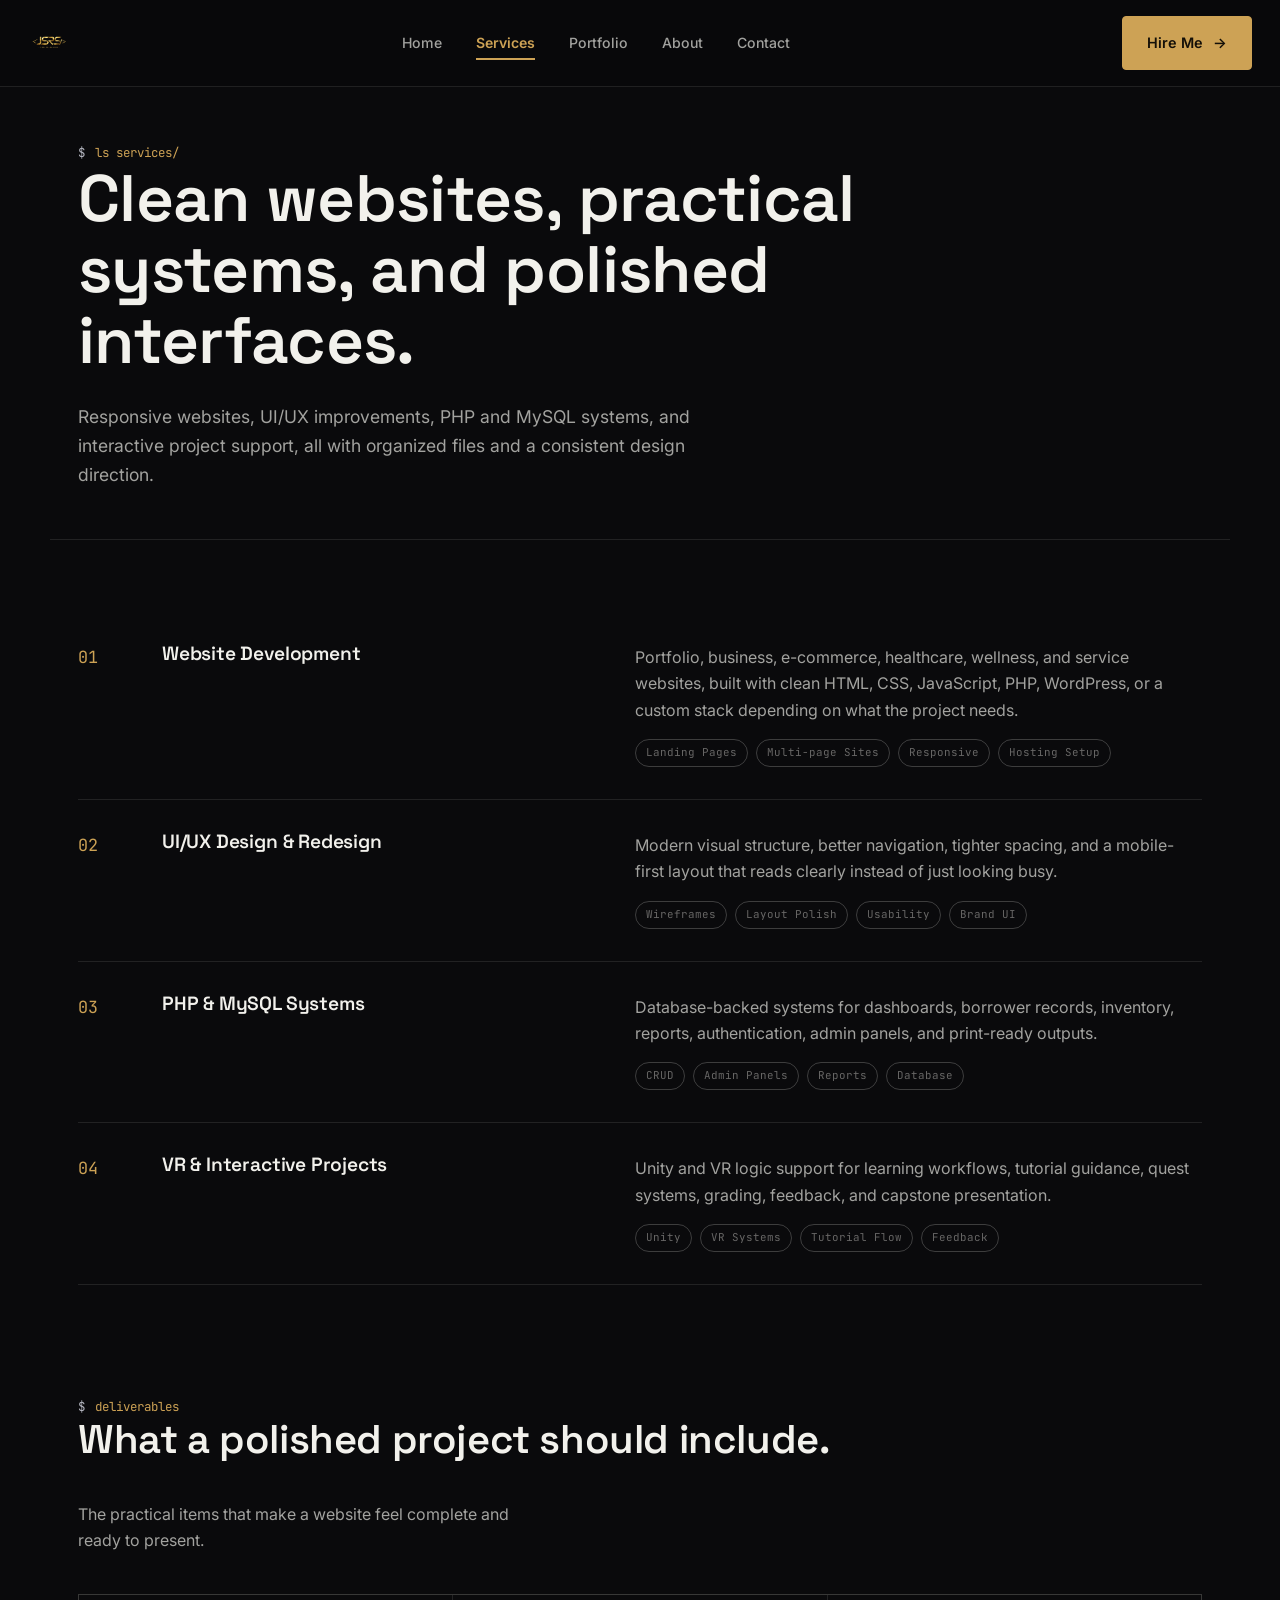
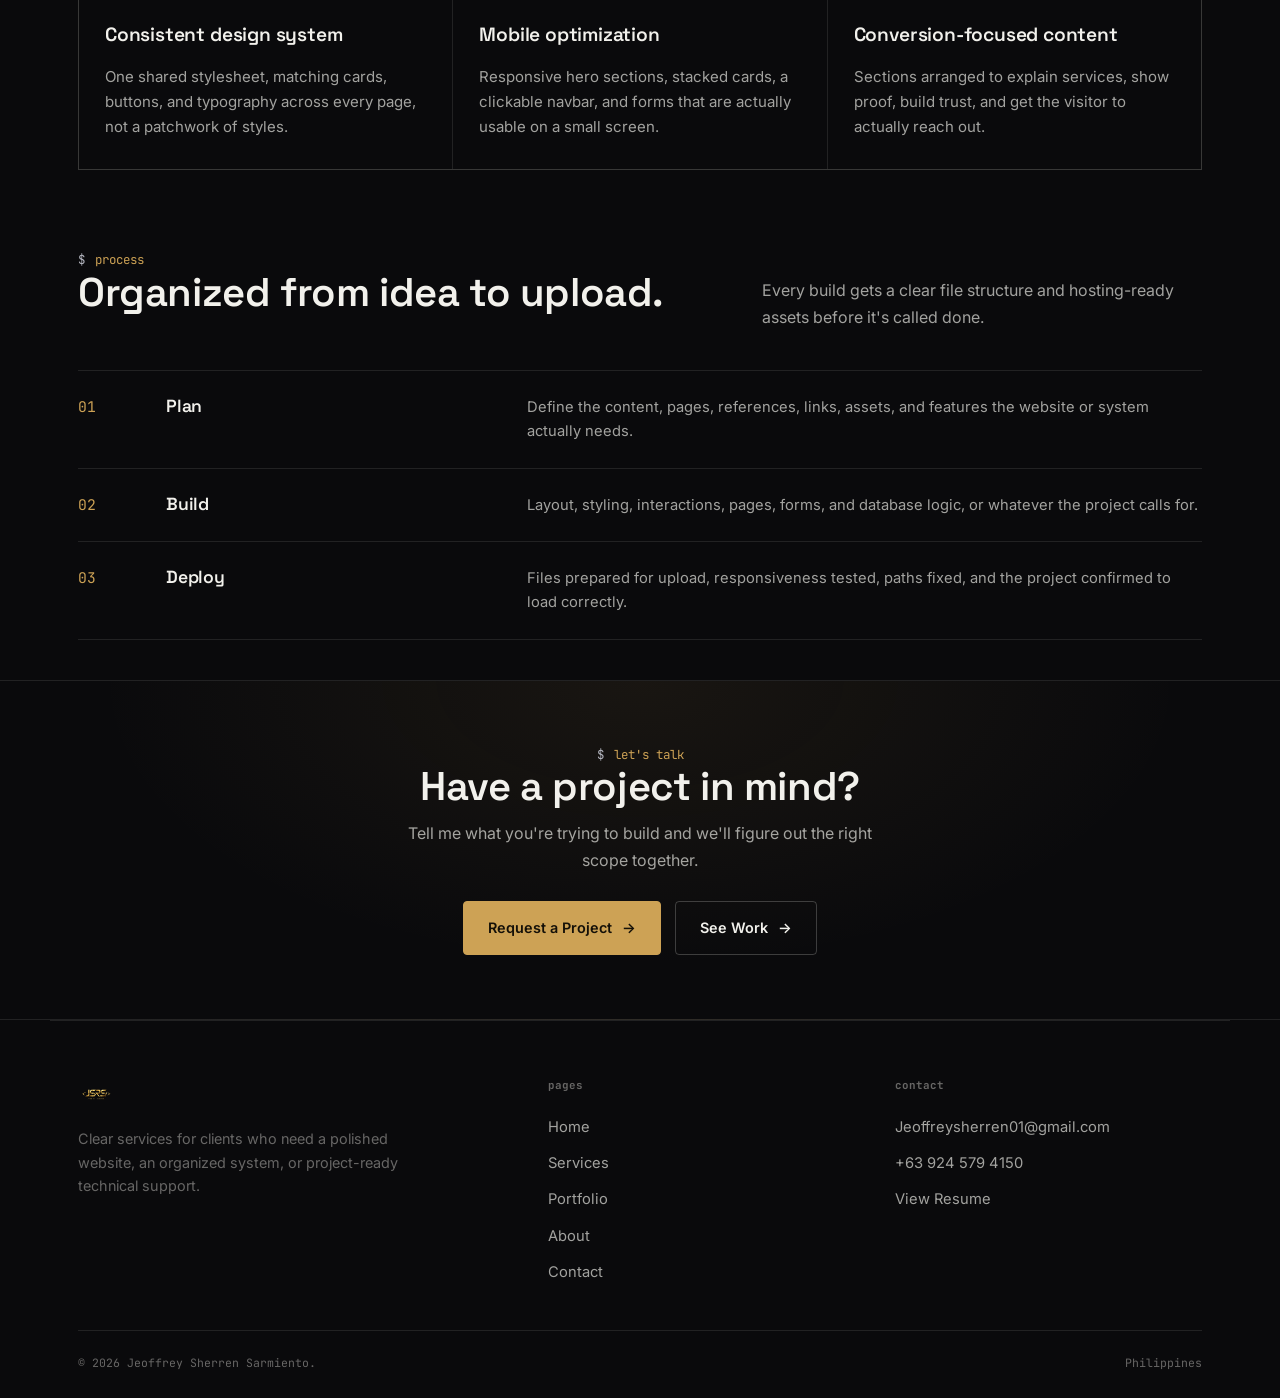
<file: services.html>
<!DOCTYPE html>
<html lang="en">
<head>
<meta charset="UTF-8">
<meta name="viewport" content="width=device-width, initial-scale=1.0">
<title>Services | Jeoffrey Sherren Sarmiento</title>
<meta name="description" content="Website development, UI/UX, PHP and MySQL systems, and VR project support by Jeoffrey Sherren Sarmiento.">
<link rel="icon" href="./assets/jsrs-logo.png" type="image/png">
<link rel="preconnect" href="https://fonts.googleapis.com">
<link href="https://fonts.googleapis.com/css2?family=Space+Grotesk:wght@500;600;700&family=Inter:wght@400;500;600;700&family=JetBrains+Mono:wght@400;500;600&display=swap" rel="stylesheet">
<link rel="stylesheet" href="./style.css?v=2">
</head>
<body>

<header class="nav-bar">
  <a class="brand" href="./index.html">
    <img class="brand-logo" src="./assets/jsrs-logo.png" alt="JSRS, Web Developer">
  </a>
  <button class="menu-toggle" aria-label="Open menu" aria-expanded="false">☰</button>
  <nav class="nav-links" aria-label="Main navigation">
    <a href="./index.html">Home</a>
    <a href="./services.html" aria-current="page">Services</a>
    <a href="./portfolio.html">Portfolio</a>
    <a href="./about.html">About</a>
    <a href="./contact.html">Contact</a>
  </nav>
  <div class="nav-actions">
    <a class="btn btn-primary" href="./contact.html">Hire Me</a>
  </div>
</header>

<main>

<section class="page-hero wrap">
  <span class="eyebrow">ls services/</span>
  <h1>Clean websites, practical systems, and polished interfaces.</h1>
  <p class="lead">Responsive websites, UI/UX improvements, PHP and MySQL systems, and interactive project support, all with organized files and a consistent design direction.</p>
</section>

<section class="section wrap">
  <div class="service-list">

    <div class="service reveal">
      <span class="step">01</span>
      <div><h3>Website Development</h3></div>
      <div class="service-copy">
        <p>Portfolio, business, e-commerce, healthcare, wellness, and service websites, built with clean HTML, CSS, JavaScript, PHP, WordPress, or a custom stack depending on what the project needs.</p>
        <div class="service-tag-row"><span>Landing Pages</span><span>Multi-page Sites</span><span>Responsive</span><span>Hosting Setup</span></div>
      </div>
    </div>

    <div class="service reveal">
      <span class="step">02</span>
      <div><h3>UI/UX Design &amp; Redesign</h3></div>
      <div class="service-copy">
        <p>Modern visual structure, better navigation, tighter spacing, and a mobile-first layout that reads clearly instead of just looking busy.</p>
        <div class="service-tag-row"><span>Wireframes</span><span>Layout Polish</span><span>Usability</span><span>Brand UI</span></div>
      </div>
    </div>

    <div class="service reveal">
      <span class="step">03</span>
      <div><h3>PHP &amp; MySQL Systems</h3></div>
      <div class="service-copy">
        <p>Database-backed systems for dashboards, borrower records, inventory, reports, authentication, admin panels, and print-ready outputs.</p>
        <div class="service-tag-row"><span>CRUD</span><span>Admin Panels</span><span>Reports</span><span>Database</span></div>
      </div>
    </div>

    <div class="service reveal">
      <span class="step">04</span>
      <div><h3>VR &amp; Interactive Projects</h3></div>
      <div class="service-copy">
        <p>Unity and VR logic support for learning workflows, tutorial guidance, quest systems, grading, feedback, and capstone presentation.</p>
        <div class="service-tag-row"><span>Unity</span><span>VR Systems</span><span>Tutorial Flow</span><span>Feedback</span></div>
      </div>
    </div>

  </div>
</section>

<section class="section wrap section-tight">
  <div class="section-head">
    <div><span class="eyebrow">deliverables</span><h2>What a polished project should include.</h2></div>
    <p>The practical items that make a website feel complete and ready to present.</p>
  </div>
  <div class="card-grid">
    <article class="card reveal">
      <h3>Consistent design system</h3>
      <p>One shared stylesheet, matching cards, buttons, and typography across every page, not a patchwork of styles.</p>
    </article>
    <article class="card reveal">
      <h3>Mobile optimization</h3>
      <p>Responsive hero sections, stacked cards, a clickable navbar, and forms that are actually usable on a small screen.</p>
    </article>
    <article class="card reveal">
      <h3>Conversion-focused content</h3>
      <p>Sections arranged to explain services, show proof, build trust, and get the visitor to actually reach out.</p>
    </article>
  </div>
</section>

<section class="section wrap section-tight">
  <div class="section-head">
    <div><span class="eyebrow">process</span><h2>Organized from idea to upload.</h2></div>
    <p>Every build gets a clear file structure and hosting-ready assets before it's called done.</p>
  </div>
  <div class="process">
    <div class="process-row reveal"><span class="step">01</span><h4>Plan</h4><p>Define the content, pages, references, links, assets, and features the website or system actually needs.</p></div>
    <div class="process-row reveal"><span class="step">02</span><h4>Build</h4><p>Layout, styling, interactions, pages, forms, and database logic, or whatever the project calls for.</p></div>
    <div class="process-row reveal"><span class="step">03</span><h4>Deploy</h4><p>Files prepared for upload, responsiveness tested, paths fixed, and the project confirmed to load correctly.</p></div>
  </div>
</section>

<section class="cta-band">
  <div class="wrap">
    <span class="eyebrow" style="justify-content:center;">let's talk</span>
    <h2>Have a project in mind?</h2>
    <p>Tell me what you're trying to build and we'll figure out the right scope together.</p>
    <div class="cta-actions">
      <a class="btn btn-primary" href="./contact.html">Request a Project</a>
      <a class="btn btn-ghost" href="./portfolio.html">See Work</a>
    </div>
  </div>
</section>

</main>

<footer class="footer wrap">
  <div class="footer-top">
    <div>
      <a class="footer-brand" href="./index.html"><img class="brand-logo" src="./assets/jsrs-logo.png" alt="JSRS, Web Developer"></a>
      <p>Clear services for clients who need a polished website, an organized system, or project-ready technical support.</p>
    </div>
    <div class="footer-links">
      <h5>pages</h5>
      <a href="./index.html">Home</a>
      <a href="./services.html">Services</a>
      <a href="./portfolio.html">Portfolio</a>
      <a href="./about.html">About</a>
      <a href="./contact.html">Contact</a>
    </div>
    <div class="footer-links">
      <h5>contact</h5>
      <a href="mailto:Jeoffreysherren01@gmail.com">Jeoffreysherren01@gmail.com</a>
      <a href="tel:+639245794150">+63 924 579 4150</a>
      <a href="./assets/JSarmiento_RESUME.pdf" target="_blank" rel="noopener">View Resume</a>
    </div>
  </div>
  <div class="footer-bottom">
    <span>&copy; 2026 Jeoffrey Sherren Sarmiento.</span>
    <span>Philippines</span>
  </div>
</footer>

<script src="./script.js?v=2"></script>
</body>
</html>
</file>
<file: style.css>
/* ============================================================
   Jeoffrey Sherren Sarmiento, Web Developer Portfolio
   Design tokens
   ============================================================ */
:root{
  --ink: #0a0a0c;
  --ink-2: #131318;
  --ink-3: #1c1c22;
  --paper: #f2f1ec;
  --paper-dim: rgba(242,241,236,0.66);
  --paper-faint: rgba(242,241,236,0.40);
  --gold: #cda255;
  --gold-2: #e8cc7a;
  --silver: #b7b9c3;
  --line: rgba(242,241,236,0.10);
  --line-strong: rgba(242,241,236,0.22);
  --radius: 4px;

  --display: "Space Grotesk", "Arial", sans-serif;
  --body: "Inter", "Segoe UI", sans-serif;
  --mono: "JetBrains Mono", "Courier New", monospace;
}

*{ box-sizing:border-box; }
html{ scroll-behavior:smooth; }
body{
  margin:0;
  background:var(--ink);
  color:var(--paper);
  font-family:var(--body);
  font-size:16px;
  line-height:1.65;
  -webkit-font-smoothing:antialiased;
}
img{ max-width:100%; display:block; }
a{ color:inherit; text-decoration:none; }
h1,h2,h3,h4{
  font-family:var(--display);
  font-weight:600;
  color:var(--paper);
  margin:0 0 .4em;
  line-height:1.08;
  letter-spacing:-0.01em;
}
h1{ font-size:clamp(2.4rem,5.6vw,4.1rem); }
h2{ font-size:clamp(1.7rem,3.4vw,2.5rem); }
h3{ font-size:1.2rem; }
p{ margin:0 0 1em; }
.lead{ font-size:1.1rem; color:var(--paper-dim); max-width:56ch; }

:focus-visible{ outline:2px solid var(--gold); outline-offset:3px; }
@media (prefers-reduced-motion: reduce){
  *{ animation-duration:0.001ms !important; animation-iteration-count:1 !important; transition-duration:0.001ms !important; scroll-behavior:auto !important; }
}

.wrap{ max-width:1180px; margin:0 auto; padding:0 28px; }
.eyebrow{
  font-family:var(--mono);
  font-size:0.78rem;
  color:var(--gold);
  display:flex; align-items:center; gap:10px;
}
.eyebrow::before{ content:"$"; color:var(--silver); }

/* ---------- buttons ---------- */
.btn{
  display:inline-flex; align-items:center; gap:10px;
  font-family:var(--body); font-size:0.9rem; font-weight:600;
  padding:14px 24px; border:1px solid var(--line-strong); border-radius:var(--radius);
  transition:border-color .2s ease, background .2s ease, color .2s ease, transform .2s ease;
  white-space:nowrap;
}
.btn-primary{ background:var(--gold); border-color:var(--gold); color:#141008; }
.btn-primary:hover{ background:var(--gold-2); border-color:var(--gold-2); transform:translateY(-1px); }
.btn-ghost{ color:var(--paper); }
.btn-ghost:hover{ border-color:var(--gold); color:var(--gold); }
.btn::after{ content:"→"; transition:transform .2s ease; }
.btn:hover::after{ transform:translateX(3px); }

/* ---------- header ---------- */
.nav-bar{
  position:sticky; top:0; z-index:50;
  display:flex; align-items:center; justify-content:space-between;
  padding:16px 28px; background:rgba(9,9,11,0.98);
  border-bottom:1px solid var(--line);
}
.brand{ display:flex; align-items:center; gap:12px; }
.brand-logo{ height:42px; width:auto; max-width:140px; max-height:42px; display:block; object-fit:contain; }
.footer-brand .brand-logo{ height:36px; max-height:36px; }
.brand .mark{
  width:40px; height:40px; border-radius:var(--radius); background:var(--ink-3); border:1px solid var(--line-strong);
  display:flex; align-items:center; justify-content:center; font-family:var(--display); font-weight:700; font-size:1rem;
  color:var(--gold); flex-shrink:0;
}
.brand span{ font-family:var(--display); font-size:1.1rem; font-weight:600; color:var(--paper); }
.brand small{ display:block; font-family:var(--mono); font-size:0.62rem; color:var(--paper-faint); }

.nav-links{ display:flex; gap:2px; align-items:center; }
.nav-links a{
  font-family:var(--body); font-size:0.88rem; font-weight:500;
  padding:10px 16px; color:var(--paper-dim); position:relative;
}
.nav-links a:hover{ color:var(--paper); }
.nav-links a[aria-current="page"]{ color:var(--gold); font-weight:600; }
.nav-links a[aria-current="page"]::after{
  content:""; position:absolute; left:16px; right:16px; bottom:4px; height:2px; background:var(--gold);
}
.nav-actions{ display:flex; align-items:center; gap:14px; }
.menu-toggle{
  display:none; width:40px; height:40px; border:1px solid var(--line-strong); background:none; border-radius:var(--radius);
  color:var(--paper); font-family:var(--body); cursor:pointer; font-size:1.1rem;
}

@media (max-width:920px){
  .nav-links{
    position:fixed; inset:65px 0 0 0; flex-direction:column; align-items:flex-start;
    background:var(--ink); padding:24px 28px; gap:4px; transform:translateY(-8px);
    opacity:0; pointer-events:none; transition:opacity .2s ease, transform .2s ease;
    z-index:100; overflow-y:auto;
  }
  .nav-links.open{ opacity:1; pointer-events:auto; transform:translateY(0); }
  .nav-links a{ width:100%; padding:16px 6px; border-bottom:1px solid var(--line); font-size:1rem; }
  .menu-toggle{ display:block; }
  .nav-actions{ display:none; }
}

/* ---------- hero / code-preview signature ---------- */
.hero{ padding-top:64px; padding-bottom:40px; }
.hero-grid{ display:grid; grid-template-columns:1.15fr 1fr; gap:52px; align-items:center; }
.hero-stats{ display:flex; flex-wrap:wrap; gap:30px; margin-top:8px; }
.hero-stats div{ border-left:1px solid var(--line-strong); padding-left:14px; }
.hero-stats b{ display:block; font-family:var(--display); font-size:1.6rem; color:var(--paper); }
.hero-stats span{ font-family:var(--mono); font-size:0.64rem; color:var(--paper-faint); }
.hero-actions{ display:flex; gap:14px; margin-top:28px; flex-wrap:wrap; }

.code-card{
  border:1px solid var(--line-strong); border-radius:10px; overflow:hidden; background:var(--ink-2);
  box-shadow:0 30px 60px -30px rgba(0,0,0,0.6);
}
.code-card-head{ display:flex; align-items:center; justify-content:space-between; padding:12px 16px; border-bottom:1px solid var(--line); background:var(--ink-3); }
.code-dots{ display:flex; gap:6px; }
.code-dots span{ width:10px; height:10px; border-radius:50%; background:var(--line-strong); }
.code-card-head .fname{ font-family:var(--mono); font-size:0.74rem; color:var(--paper-faint); }
.view-toggle{ display:flex; border:1px solid var(--line-strong); border-radius:30px; overflow:hidden; }
.view-toggle button{ font-family:var(--mono); font-size:0.68rem; padding:6px 14px; background:none; border:none; color:var(--paper-dim); cursor:pointer; }
.view-toggle button.active{ background:var(--gold); color:#141008; font-weight:700; }

.code-card-body{ position:relative; min-height:280px; }
.view-pane{ padding:22px; display:none; }
.view-pane.active{ display:block; }

.mock-preview .mock-nav{ display:flex; justify-content:space-between; align-items:center; margin-bottom:18px; }
.mock-preview .mock-nav b{ font-family:var(--display); color:var(--paper); font-size:0.95rem; }
.mock-preview .mock-nav span{ font-family:var(--mono); font-size:0.62rem; color:var(--paper-faint); }
.mock-hero{ height:70px; border-radius:6px; background:linear-gradient(120deg, rgba(205,162,85,0.22), rgba(183,185,195,0.12)); margin-bottom:14px; display:flex; align-items:center; padding:0 16px; }
.mock-hero span{ font-family:var(--display); font-size:1rem; color:var(--paper); }
.mock-row{ display:flex; gap:10px; margin-bottom:10px; }
.mock-row .box{ flex:1; height:44px; border-radius:6px; background:var(--ink-3); border:1px solid var(--line); }
.mock-btn{ display:inline-block; margin-top:6px; padding:8px 18px; background:var(--gold); color:#141008; border-radius:30px; font-family:var(--body); font-size:0.76rem; font-weight:700; }

.view-pane.code-pane pre{ margin:0; font-family:var(--mono); font-size:0.76rem; line-height:1.7; color:var(--paper-dim); white-space:pre-wrap; }
.view-pane.code-pane .tag{ color:var(--gold); }
.view-pane.code-pane .attr{ color:var(--silver); }
.view-pane.code-pane .str{ color:#9fd8a8; }

/* ---------- marquee ---------- */
.marquee{ border-top:1px solid var(--line); border-bottom:1px solid var(--line); overflow:hidden; padding:16px 0; margin:56px 0; }
.marquee-track{ display:flex; gap:40px; width:max-content; animation:scroll-left 30s linear infinite; }
.marquee-track span{ font-family:var(--mono); font-size:0.8rem; color:var(--paper-faint); }
.marquee-track span::after{ content:"//"; margin-left:40px; color:var(--gold); }
@keyframes scroll-left{ from{ transform:translateX(0); } to{ transform:translateX(-50%); } }

/* ---------- sections ---------- */
.section{ padding-top:72px; padding-bottom:72px; }
.section-tight{ padding-top:40px; padding-bottom:40px; }
.section-head{ display:flex; justify-content:space-between; align-items:flex-end; gap:24px; margin-bottom:40px; flex-wrap:wrap; }
.section-head p{ max-width:44ch; color:var(--paper-dim); margin:0; }

/* cards */
.card-grid{ display:grid; grid-template-columns:repeat(3,1fr); gap:1px; background:var(--line); border:1px solid var(--line); }
.card-grid.cols-4{ grid-template-columns:repeat(4,1fr); }
.card{ background:var(--ink); padding:30px 26px; display:flex; flex-direction:column; gap:12px; transition:background .2s ease; }
.card:hover{ background:var(--ink-2); }
.card .num{ font-family:var(--mono); font-size:0.78rem; color:var(--gold); }
.card p{ color:var(--paper-dim); margin-bottom:0; font-size:0.94rem; }
@media (max-width:1080px){ .card-grid.cols-4{ grid-template-columns:repeat(2,1fr); } }
@media (max-width:920px){ .card-grid{ grid-template-columns:1fr; } .card-grid.cols-4{ grid-template-columns:1fr; } }

/* process */
.process{ display:flex; flex-direction:column; border-top:1px solid var(--line); }
.process-row{ display:grid; grid-template-columns:64px 1fr 2fr; gap:24px; padding:24px 0; border-bottom:1px solid var(--line); align-items:baseline; }
.process-row .step{ font-family:var(--mono); color:var(--gold); font-size:0.92rem; }
.process-row h4{ font-family:var(--display); font-size:1.1rem; margin:0; font-weight:600; }
.process-row p{ margin:0; color:var(--paper-dim); font-size:0.92rem; }
@media (max-width:760px){ .process-row{ grid-template-columns:1fr; gap:6px; } }

/* highlight strip */
.stat-strip{ display:grid; grid-template-columns:repeat(3,1fr); border:1px solid var(--line); }
.stat-strip div{ padding:26px 20px; border-right:1px solid var(--line); }
.stat-strip div:last-child{ border-right:none; }
.stat-strip b{ display:block; font-family:var(--display); font-size:1.8rem; color:var(--paper); }
.stat-strip span{ font-family:var(--mono); font-size:0.62rem; color:var(--paper-faint); }
@media (max-width:860px){ .stat-strip{ grid-template-columns:1fr;} .stat-strip div{ border-right:none; border-bottom:1px solid var(--line);} .stat-strip div:last-child{border-bottom:none;} }

/* CTA band */
.cta-band{
  border-top:1px solid var(--line); border-bottom:1px solid var(--line);
  padding:64px 0; text-align:center; background:radial-gradient(ellipse at 50% 0%, rgba(205,162,85,0.08), transparent 60%);
}
.cta-band h2{ margin-bottom:.3em; }
.cta-band p{ color:var(--paper-dim); margin:0 auto 28px; max-width:48ch; }
.cta-actions{ display:flex; gap:14px; justify-content:center; flex-wrap:wrap; }

/* ---------- footer ---------- */
.footer{ border-top:1px solid var(--line); padding-top:56px; padding-bottom:26px; }
.footer-top{ display:grid; grid-template-columns:1.4fr 1fr 1fr; gap:40px; margin-bottom:40px; }
.footer-brand{ display:flex; align-items:center; gap:12px; margin-bottom:14px; }
.footer p{ color:var(--paper-faint); font-size:0.9rem; max-width:38ch; }
.footer h5{ font-family:var(--mono); font-size:0.68rem; color:var(--paper-faint); margin:0 0 14px; }
.footer-links a{ display:block; padding:6px 0; color:var(--paper-dim); font-size:0.92rem; }
.footer-links a:hover{ color:var(--gold); }
.footer-bottom{ display:flex; justify-content:space-between; flex-wrap:wrap; gap:10px; padding-top:22px; border-top:1px solid var(--line); font-family:var(--mono); font-size:0.72rem; color:var(--paper-faint); }
@media (max-width:760px){ .footer-top{ grid-template-columns:1fr; } }

/* ---------- page hero (inner pages) ---------- */
.page-hero{ padding-top:56px; padding-bottom:32px; border-bottom:1px solid var(--line); }
.page-hero h1{ max-width:20ch; }
.page-hero .lead{ margin-top:14px; }

/* ---------- mobile: collapse + center ---------- */
@media (max-width:920px){
  .hero-grid{ grid-template-columns:1fr; gap:36px; }
  .hero, .page-hero, .section-head{ text-align:center; }
  .hero .eyebrow, .page-hero .eyebrow, .section-head .eyebrow{ justify-content:center; }
  .hero .lead, .page-hero .lead, .section-head p{ margin-left:auto; margin-right:auto; }
  .hero-stats{ justify-content:center; }
  .hero-stats div{ border-left:none; padding-left:0; text-align:center; }
  .hero-actions{ justify-content:center; }
  .section-head{ flex-direction:column; align-items:center; }
  .page-hero h1{ margin-left:auto; margin-right:auto; }
}

/* ---------- about ---------- */
.split{ display:grid; grid-template-columns:0.85fr 1.15fr; gap:56px; align-items:start; }
.portrait-frame{ position:relative; border:1px solid var(--line-strong); border-radius:10px; overflow:hidden; background:var(--ink-2); }
.portrait-frame img{ width:100%; display:block; }
.principle{ padding:20px 0; border-bottom:1px solid var(--line); }
.principle h4{ font-size:1.02rem; margin-bottom:6px; font-family:var(--display); font-weight:600; }
.principle p{ margin:0; color:var(--paper-dim); font-size:0.92rem; }
.chip-row{ display:flex; flex-wrap:wrap; gap:10px; margin-top:14px; }
.chip{ font-family:var(--mono); font-size:0.76rem; border:1px solid var(--line-strong); padding:8px 14px; border-radius:30px; color:var(--paper-dim); }
@media (max-width:860px){ .split{ grid-template-columns:1fr; } }

/* timeline */
.timeline{ border-top:1px solid var(--line); }
.timeline-item{ display:grid; grid-template-columns:120px 1fr; gap:24px; padding:26px 0; border-bottom:1px solid var(--line); }
.timeline-item time{ font-family:var(--mono); color:var(--gold); font-size:0.85rem; }
.timeline-item h3{ font-size:1.05rem; margin-bottom:6px; }
.timeline-item p{ color:var(--paper-dim); font-size:0.92rem; margin:0; }
@media (max-width:700px){ .timeline-item{ grid-template-columns:1fr; gap:6px; } }

/* ---------- services page ---------- */
.service-list{ display:flex; flex-direction:column; }
.service{ display:grid; grid-template-columns:56px 1.1fr 1.4fr; gap:28px; padding:32px 0; border-bottom:1px solid var(--line); }
.service .step{ font-family:var(--mono); color:var(--gold); font-size:1.05rem; }
.service h3{ margin-bottom:10px; }
.service-copy p{ color:var(--paper-dim); }
.service-tag-row{ display:flex; flex-wrap:wrap; gap:8px; margin-top:12px; }
.service-tag-row span{ font-family:var(--mono); font-size:0.68rem; color:var(--paper-faint); border:1px solid var(--line-strong); padding:4px 10px; border-radius:30px; }
@media (max-width:860px){ .service{ grid-template-columns:1fr; gap:10px; } }

/* ---------- portfolio ---------- */
.portfolio-group{ margin-bottom:64px; }
.group-title{ display:flex; justify-content:space-between; gap:24px; flex-wrap:wrap; margin-bottom:28px; align-items:flex-end; border-bottom:1px solid var(--line); padding-bottom:18px; }
.group-title p{ max-width:42ch; color:var(--paper-dim); margin:0; }
.portfolio-grid{ display:grid; grid-template-columns:repeat(3,1fr); gap:1px; background:var(--line); border:1px solid var(--line); }
.portfolio-card{ background:var(--ink); display:flex; flex-direction:column; }
.portfolio-card.clickable{ transition:background .2s ease; }
.portfolio-card.clickable:hover{ background:var(--ink-2); }
.portfolio-img{ aspect-ratio:16/10; overflow:hidden; background:var(--ink-3); }
.portfolio-img img{ width:100%; height:100%; object-fit:cover; display:block; }
.portfolio-body{ padding:22px 22px 24px; display:flex; flex-direction:column; gap:8px; flex:1; }
.portfolio-top{ display:flex; justify-content:space-between; align-items:flex-start; gap:10px; }
.portfolio-top h3{ font-size:1.02rem; margin:0; }
.portfolio-card p{ color:var(--paper-dim); font-size:0.9rem; margin-bottom:0; }
.status{ font-family:var(--mono); font-size:0.62rem; padding:4px 9px; border:1px solid var(--line-strong); color:var(--paper-faint); align-self:flex-start; border-radius:30px; }
.status.live{ color:#8fce9c; border-color:#4a7a4a; }
.tag-row{ display:flex; flex-wrap:wrap; gap:8px; margin-top:auto; padding-top:8px; }
.tag{ font-family:var(--mono); font-size:0.66rem; color:var(--paper-faint); border:1px solid var(--line-strong); padding:4px 10px; border-radius:30px; }
@media (max-width:920px){ .portfolio-grid{ grid-template-columns:1fr; } }
@media (min-width:600px) and (max-width:920px){ .portfolio-grid{ grid-template-columns:repeat(2,1fr); } }

/* ---------- resume panel ---------- */
.resume-panel{ display:flex; justify-content:space-between; align-items:center; gap:24px; border:1px solid var(--line-strong); border-radius:10px; padding:36px 40px; background:var(--ink-2); flex-wrap:wrap; }
.resume-panel h2{ margin-bottom:.2em; }
.resume-panel p{ margin:0; color:var(--paper-dim); }
@media (max-width:760px){ .resume-panel{ flex-direction:column; text-align:center; padding:32px 24px; } }

/* ---------- contact ---------- */
.contact-grid{ display:grid; grid-template-columns:1fr 1fr; gap:56px; }
@media (max-width:860px){ .contact-grid{ grid-template-columns:1fr; gap:40px; } }
.form-field{ margin-bottom:20px; }
.form-field label{ display:block; font-family:var(--mono); font-size:0.72rem; color:var(--paper-faint); margin-bottom:8px; }
.form-field input, .form-field select, .form-field textarea{
  width:100%; background:var(--ink-2); border:1px solid var(--line-strong); color:var(--paper); padding:13px 14px;
  font-family:var(--body); font-size:0.95rem; border-radius:var(--radius);
}
.form-field textarea{ resize:vertical; min-height:120px; }
.form-field input:focus, .form-field select:focus, .form-field textarea:focus{ border-color:var(--gold); }
.contact-info .info-row{ display:flex; gap:16px; padding:18px 0; border-bottom:1px solid var(--line); }
.contact-info .info-row b{ display:block; font-family:var(--mono); font-size:0.7rem; color:var(--paper-faint); margin-bottom:4px; }
.note-box{ margin-top:24px; padding:16px 18px; border:1px dashed var(--line-strong); font-size:0.86rem; color:var(--paper-faint); border-radius:var(--radius); }

/* ---------- reveal ---------- */
.reveal{ opacity:0; transform:translateY(16px); transition:opacity .6s ease, transform .6s ease; }
.reveal.in{ opacity:1; transform:translateY(0); }
</file>
